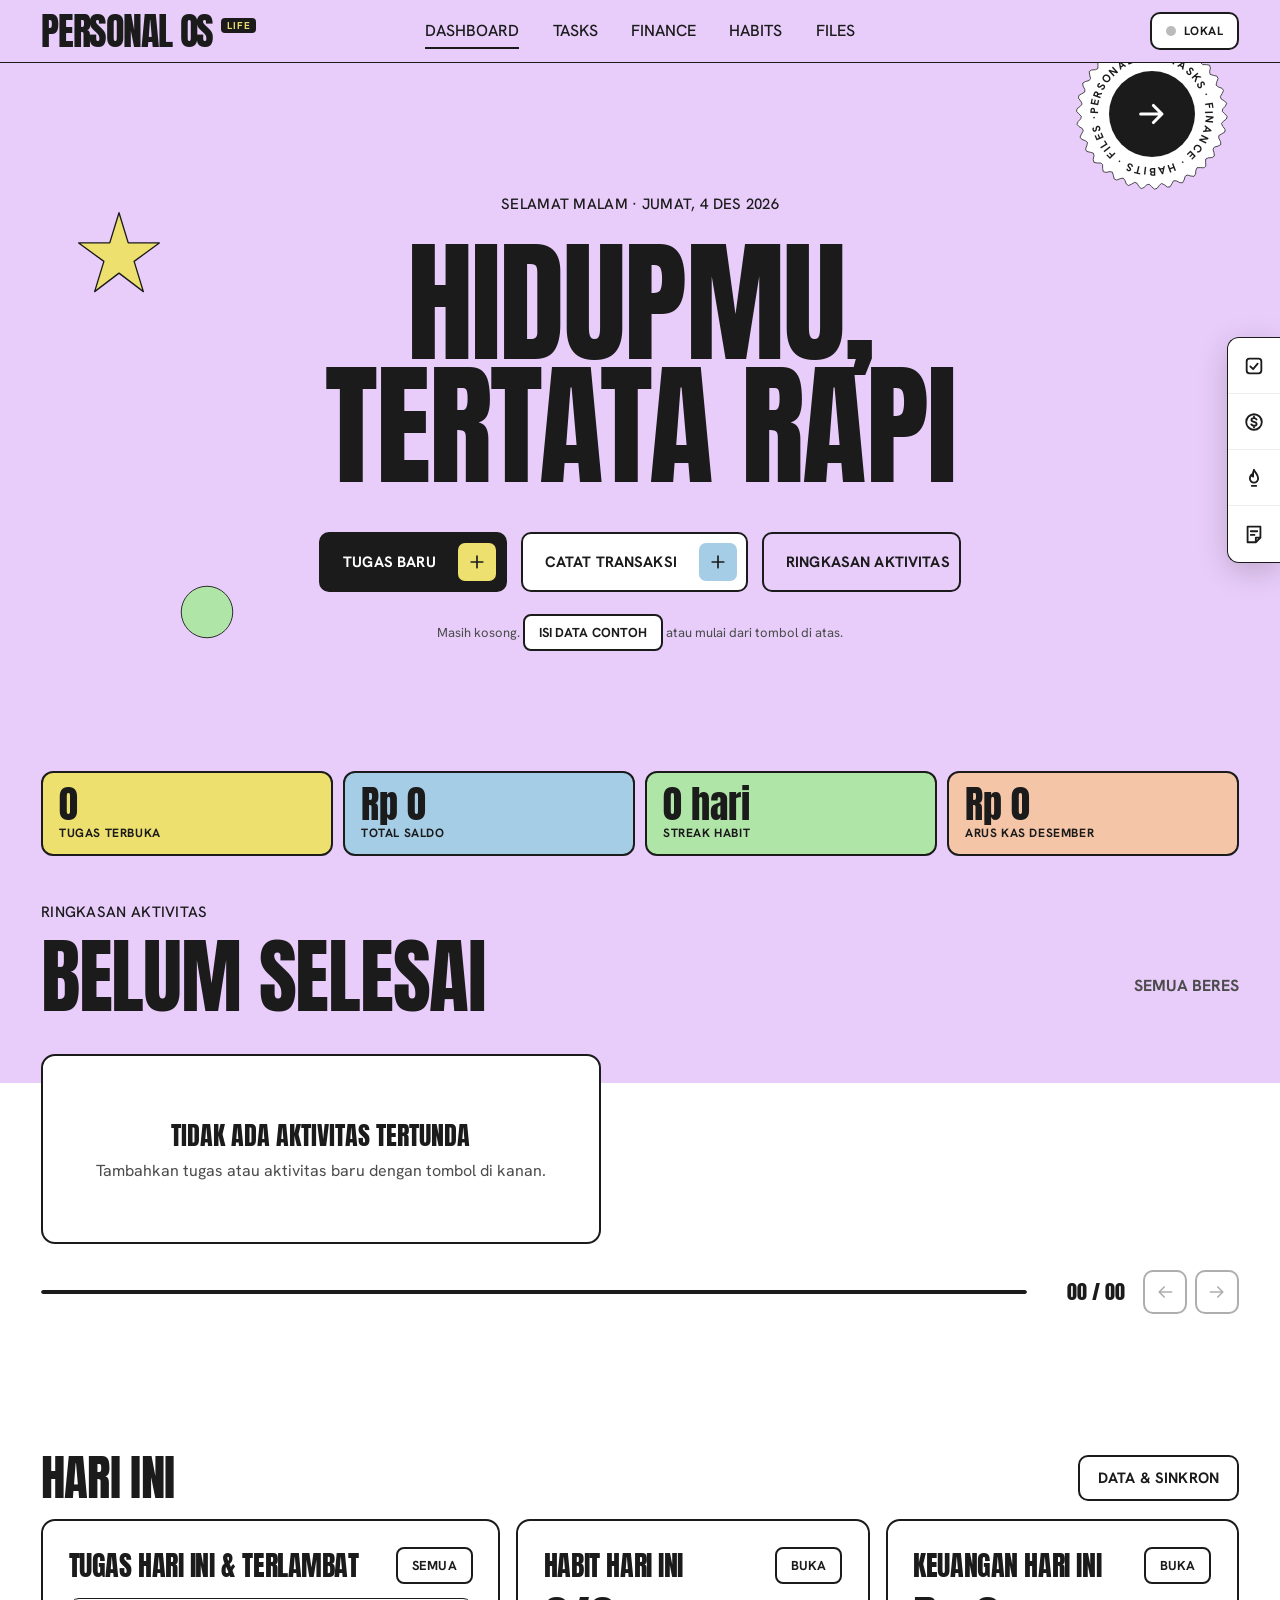
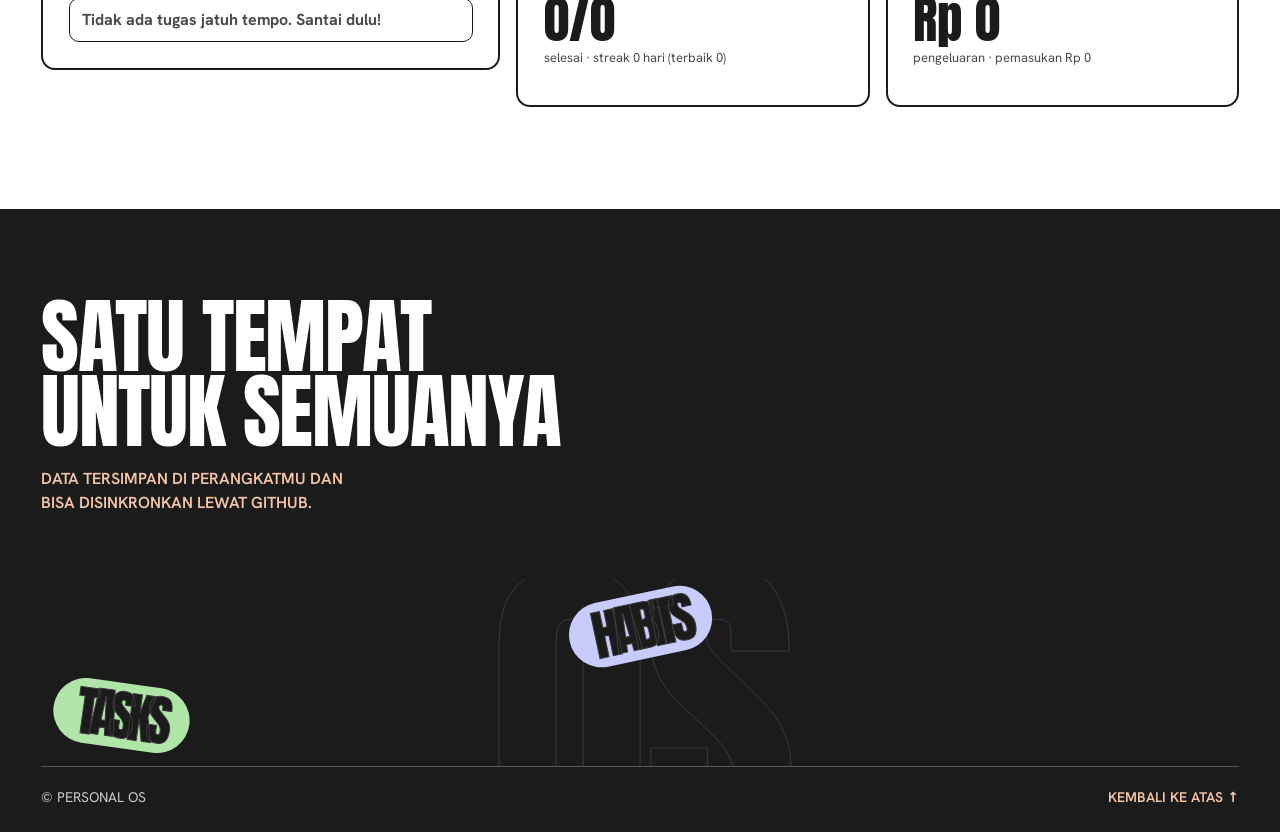
<file: index.html>
<!doctype html>
<html lang="id">
<head>
<meta charset="utf-8">
<meta name="viewport" content="width=device-width, initial-scale=1">
<title>Personal OS — Hidupmu, tertata</title>
<meta name="description" content="Dashboard pribadi: tugas, keuangan, habit, dan catatan dalam satu tempat.">
<link rel="stylesheet" href="assets/css/style.css">
</head>
<body class="pg-dash" data-root="" data-key="dash">
<main id="main">
  <section class="hero">
    <svg class="star" style="left:6%;top:18%;width:84px;--rot:20deg" viewBox="0 0 100 100" aria-hidden="true"><polygon points="50,2 61,38 98,38 68,60 79,96 50,74 21,96 32,60 2,38 39,38" fill="#EDE06E" stroke="#1B1B1B" stroke-width="1.6" stroke-linejoin="round"/></svg>
    <svg class="star" style="left:14%;bottom:30%;width:56px;--rot:-18deg;animation-delay:-2s" viewBox="0 0 100 100" aria-hidden="true"><circle cx="50" cy="50" r="46" fill="#B0E5A8" stroke="#1B1B1B" stroke-width="1.6"/></svg>
    <a class="badge-spin" href="pages/tasks.html" aria-label="Lihat tugas">
      <script>document.write('')</script>
      <span class="core" aria-hidden="true"><svg width="34" height="34" viewBox="0 0 24 24" fill="none" stroke="currentColor" stroke-width="2.2" stroke-linecap="round" stroke-linejoin="round"><path d="M4 12h15M13 6l6 6-6 6"/></svg></span>
    </a>
    <div class="hero-inner">
      <p class="eyebrow" id="heroEyebrow">Personal OS</p>
      <h1 class="display h-xl">Hidupmu,<br>tertata rapi</h1>
      <div class="hero-actions">
        <button class="btn" data-add="task">Tugas baru <span class="chip"><svg width="20" height="20" viewBox="0 0 24 24" fill="none" stroke="currentColor" stroke-width="2" stroke-linecap="round"><path d="M12 5v14M5 12h14"/></svg></span></button>
        <button class="btn light" data-add="tx">Catat transaksi <span class="chip"><svg width="20" height="20" viewBox="0 0 24 24" fill="none" stroke="currentColor" stroke-width="2" stroke-linecap="round"><path d="M12 5v14M5 12h14"/></svg></span></button>
        <a class="btn ghost" href="#ringkasan">Ringkasan aktivitas</a>
      </div>
      <p class="hint" id="emptyHint" hidden style="margin-top:22px">Masih kosong. <button class="btn sm plain light" id="demoBtn" type="button">Isi data contoh</button> atau mulai dari tombol di atas.</p>
    </div>
    <div class="hero-tiles" id="heroTiles"></div>
  </section>

  <section class="showcase" id="ringkasan" aria-label="Ringkasan aktivitas">
    <div class="showcase-head">
      <div>
        <p class="eyebrow">Ringkasan aktivitas</p>
        <h2 class="display h-lg">Belum selesai</h2>
      </div>
      <p class="muted" id="dsCount" style="font-weight:700;text-transform:uppercase"></p>
    </div>
    <div class="ds" id="ds">
      <div class="ds-viewport" tabindex="0" aria-label="Daftar aktivitas, geser atau gunakan tombol panah"><div class="ds-track"></div></div>
      <div class="ds-ui">
        <div class="ds-progress"><i></i></div>
        <span class="ds-hint">Geser →</span>
        <span class="ds-count">00 / 00</span>
        <div class="ds-nav"><button type="button" data-prev aria-label="Sebelumnya"><svg width="20" height="20" viewBox="0 0 24 24" fill="none" stroke="currentColor" stroke-width="2" stroke-linecap="round" stroke-linejoin="round"><path d="M20 12H5M11 6l-6 6 6 6"/></svg></button><button type="button" data-next aria-label="Berikutnya"><svg width="20" height="20" viewBox="0 0 24 24" fill="none" stroke="currentColor" stroke-width="2" stroke-linecap="round" stroke-linejoin="round"><path d="M4 12h15M13 6l6 6-6 6"/></svg></button></div>
      </div>
    </div>
  </section>

  <section class="wrap" aria-label="Hari ini">
    <div class="row between" style="margin-bottom:18px"><h2 class="display h-md">Hari ini</h2><button class="btn plain light" id="dataBtn" type="button">Data &amp; sinkron</button></div>
    <div class="today-grid" id="today"></div>
  </section>
</main>

<footer class="foot">
  <h2 class="display h-lg">Satu tempat untuk semuanya</h2>
  <p class="sub">Data tersimpan di perangkatmu dan bisa disinkronkan lewat GitHub.</p>
  <div class="watermark" aria-hidden="true">OS<span class="pill a">Tasks</span><span class="pill b">Habits</span></div>
  <div class="bar"><span>© Personal OS</span><a href="#main">Kembali ke atas ↑</a></div>
</footer>
<div class="drag-cursor" aria-hidden="true"><span>DRAG</span></div>

<script src="assets/js/database.js"></script>
<script src="assets/js/main.js"></script>
<script>
/* badge berputar: teks melingkar */
(function(){var a=document.querySelector('.badge-spin');var s=document.createElement('div');s.innerHTML=App.U.badge('PERSONAL OS · TASKS · FINANCE · HABITS · FILES · ','bdg','#fff','#1B1B1B');a.insertBefore(s.firstChild,a.firstChild);var d=a.querySelector('script');if(d)d.remove();})();
</script>
<script src="assets/js/dashboard.js"></script>
</body>
</html>
</file>
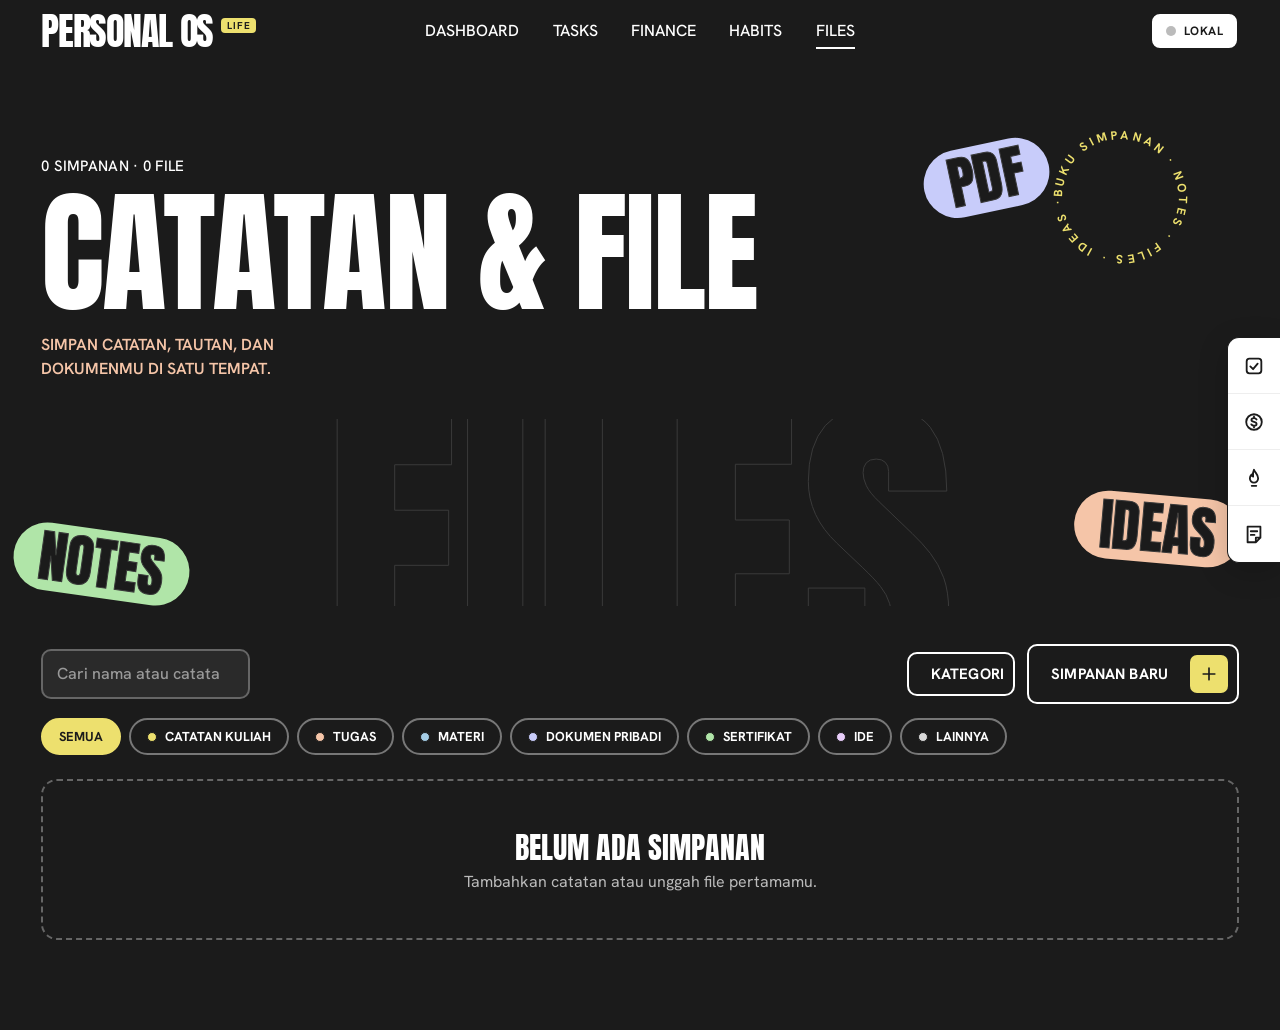
<file: pages/files.html>
<!doctype html>
<html lang="id">
<head>
<meta charset="utf-8">
<meta name="viewport" content="width=device-width, initial-scale=1">
<title>Files — Personal OS</title>
<link rel="stylesheet" href="../assets/css/style.css">
</head>
<body class="pg-files" data-root="../" data-key="files">
<main>
  <section class="fl-hero">
    <div class="spin" id="flSpin" aria-hidden="true"></div>
    <p class="eyebrow" style="color:#fff" id="flEyebrow">Buku simpanan</p>
    <h1 class="display h-xl">Catatan &amp; file</h1>
    <p class="sub">Simpan catatan, tautan, dan dokumenmu di satu tempat.</p>
    <div class="watermark" aria-hidden="true">FILES<span class="pill a">Notes</span><span class="pill b">PDF</span><span class="pill c">Ideas</span></div>
  </section>
  <section class="fl-tools">
    <div class="row between"><div class="row"><input id="flq" type="search" placeholder="Cari nama atau catatan…" aria-label="Cari"></div><div class="row"><button class="btn ghost" id="flCat" type="button">Kategori</button><button class="btn" id="flAdd" type="button">Simpanan baru <span class="chip" id="flPlus"></span></button></div></div>
    <div class="chips" id="flChips"></div>
  </section>
  <section class="fl-grid" id="flGrid"></section>
</main>
<script src="../assets/js/database.js"></script>
<script src="../assets/js/main.js"></script>
<script>
(function () {
  var A = App, DB = window.DB, U = A.U, $ = A.$, esc = A.esc, F = A.F, init = false, cat = '', q = '', urls = [];
  var TILT = [-1.2, .8, -.6, 1.1, -.9, .5];
  function note(n, i) {
    var f = n.file, c = U.catColor(n.categoryId);
    return '<article class="note" data-id="' + n.id + '" style="--cc:' + c + ';transform:rotate(' + TILT[i % 6] + 'deg)">' +
      '<div class="row between" style="flex-wrap:nowrap"><span class="sticker" style="--bg:#fff">' + esc(U.catName(n.categoryId)) + '</span><div class="acts"><button class="iconbtn" data-a="edit" aria-label="Ubah">' + A.ico('edit', 16) + '</button><button class="iconbtn danger" data-a="del" aria-label="Hapus">' + A.ico('trash', 16) + '</button></div></div>' +
      '<h3>' + esc(n.name) + '</h3>' + (f && /^image\//.test(f.type || '') ? '<div class="thumb" data-thumb="' + esc(f.id) + '"></div>' : '') +
      (n.description ? '<div class="body">' + esc(n.description.length > 260 ? n.description.slice(0, 260) + '…' : n.description) + '</div>' : '') +
      '<div class="foot2"><span>' + esc(U.short(n.uploaded_at || n.created_at)) + '</span>' + (f ? '<button class="btn sm plain light fchip" data-a="dl" type="button" title="Unduh">' + A.ico('file', 14) + ' ' + esc(U.ext(f.name)) + ' · ' + U.size(f.size) + ' ' + A.ico('dl', 14) + '</button>' : '<span>Catatan</span>') + '</div></article>';
  }
  function thumbs() {
    urls.forEach(URL.revokeObjectURL); urls = [];
    A.$$('[data-thumb]').forEach(function (el) {
      var n = DB.find('notes', el.closest('.note').dataset.id); if (!n || !n.file) return;
      DB.files.fetchBlob(n.file).then(function (b) { if (b) { var u = URL.createObjectURL(b); urls.push(u); el.style.backgroundImage = 'url("' + u + '")'; } }).catch(function () { });
    });
  }
  function render() {
    A.$('#flPlus').innerHTML = A.ico('plus', 20);
    var all = DB.list('notes'), files = all.filter(function (n) { return n.file; }).length;
    $('#flEyebrow').textContent = all.length + ' simpanan · ' + files + ' file';
    $('#flSpin').innerHTML = U.badge('BUKU SIMPANAN · NOTES · FILES · IDEAS · ', 'bdgF', 'none', 'none', 'currentColor');
    $('#flChips').innerHTML = [['', 'Semua']].concat(U.cats('note').map(function (c) { return [c.id, c.name]; })).map(function (c) { return '<button type="button" data-c="' + esc(c[0]) + '" class="' + (cat === c[0] ? 'on' : '') + '">' + (c[0] ? '<i style="background:' + U.catColor(c[0]) + '"></i>' : '') + esc(c[1]) + '</button>'; }).join('');
    var list = all.filter(function (n) { return (!cat || n.categoryId === cat) && (!q || (n.name + ' ' + (n.description || '') + ' ' + (n.file ? n.file.name : '')).toLowerCase().indexOf(q.toLowerCase()) >= 0); }).sort(function (a, b) { return (b.uploaded_at || b.created_at) < (a.uploaded_at || a.created_at) ? -1 : 1; });
    $('#flGrid').innerHTML = list.length ? list.map(note).join('') : '<div class="fl-empty"><b>' + (all.length ? 'Tidak ditemukan' : 'Belum ada simpanan') + '</b>' + (all.length ? 'Coba kata kunci atau kategori lain.' : 'Tambahkan catatan atau unggah file pertamamu.') + '</div>';
    thumbs();
  }
  A.start(function () {
    if (!init) {
      init = true; $('#flAdd').onclick = function () { F.note(); }; $('#flCat').onclick = function () { F.categories('note', 'Kategori simpanan'); };
      $('#flq').oninput = function () { q = this.value; render(); };
      document.addEventListener('click', function (e) {
        var c = e.target.closest('#flChips [data-c]'); if (c) { cat = c.dataset.c; render(); return; }
        var b = e.target.closest('.note [data-a]'); if (!b) return; var id = b.closest('.note').dataset.id, n = DB.find('notes', id);
        if (b.dataset.a === 'edit') F.note(n);
        else if (b.dataset.a === 'del') A.UI.confirm('Hapus "' + n.name + '"' + (n.file ? ' beserta filenya' : '') + '?').then(function (y) { if (y) DB.remove('notes', id); });
        else if (b.dataset.a === 'dl') DB.files.fetchBlob(n.file).then(function (bl) { if (bl) U.download(n.file.name, bl); else A.UI.toast('File belum tersedia di perangkat ini. Aktifkan sinkronisasi GitHub.', 'err'); }, function (er) { A.UI.toast(er.message || 'Gagal mengunduh', 'err'); });
      });
    }
    render();
  });
})();
</script>
</body>
</html>
</file>
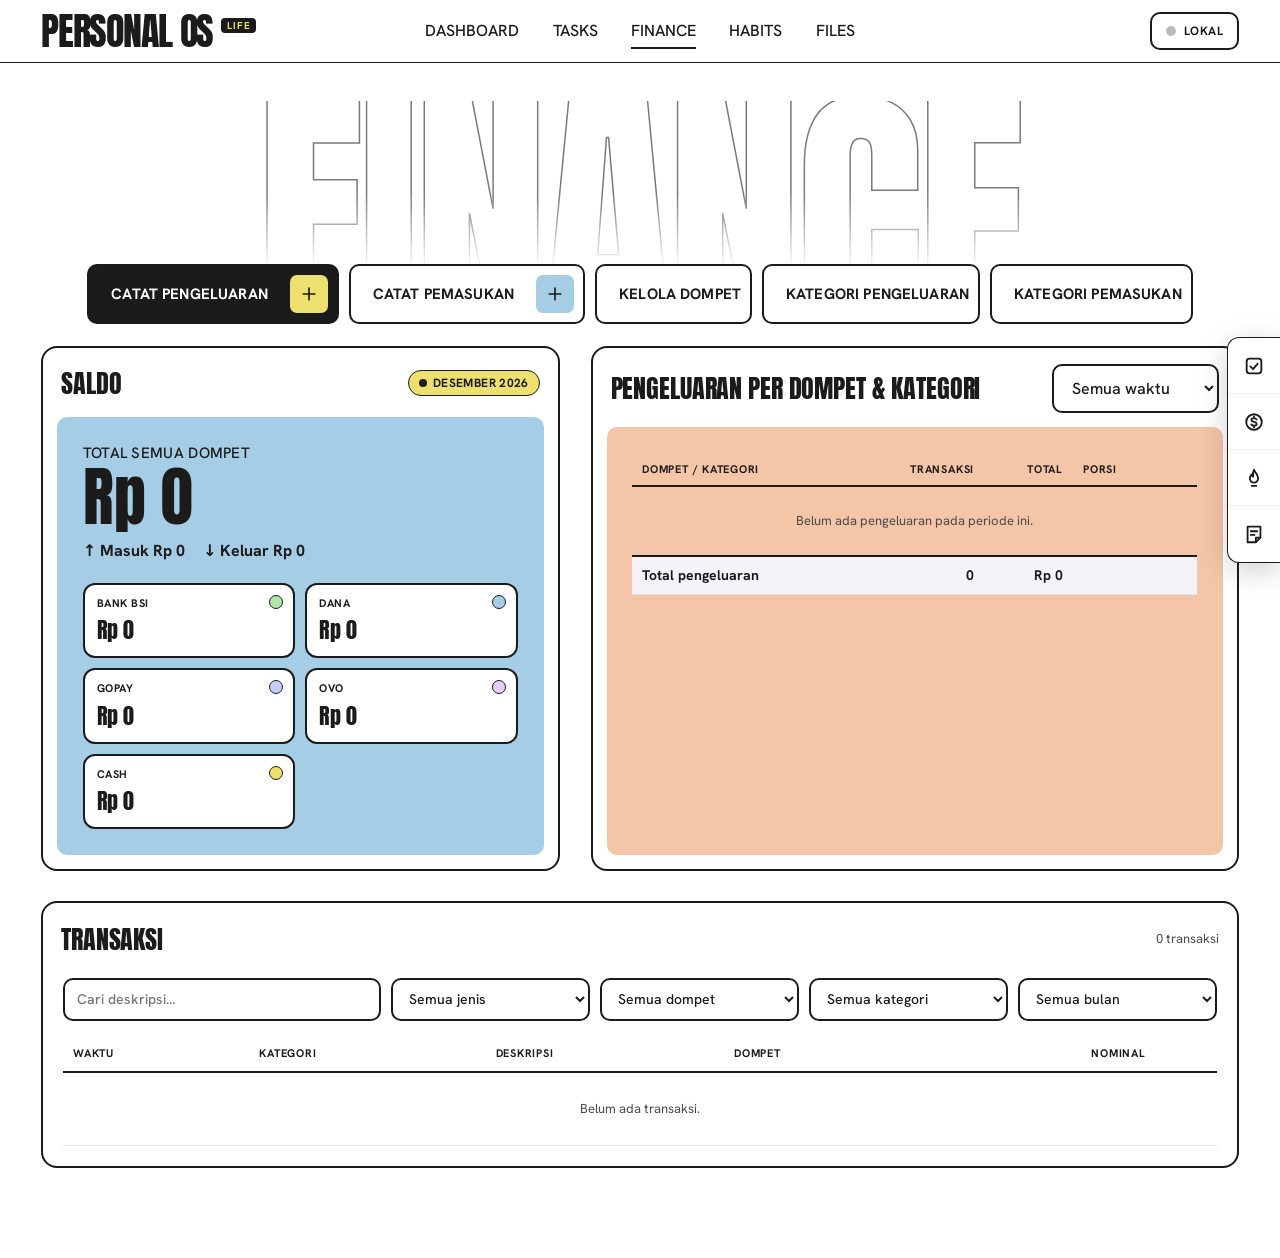
<file: pages/finance.html>
<!doctype html>
<html lang="id">
<head>
<meta charset="utf-8">
<meta name="viewport" content="width=device-width, initial-scale=1">
<title>Finance — Personal OS</title>
<link rel="stylesheet" href="../assets/css/style.css">
</head>
<body class="pg-fin" data-root="../" data-key="fin">
<main>
  <section class="fin-top"><div class="outline-word" aria-hidden="true">FINANCE</div></section>
  <div class="fin-actions">
    <button class="btn" data-q="expense" type="button">Catat pengeluaran <span class="chip" data-i="plus"></span></button>
    <button class="btn light" data-q="income" type="button">Catat pemasukan <span class="chip" data-i="plus"></span></button>
    <button class="btn ghost" id="mWallet" type="button">Kelola dompet</button>
    <button class="btn ghost" id="mCatX" type="button">Kategori pengeluaran</button>
    <button class="btn ghost" id="mCatI" type="button">Kategori pemasukan</button>
  </div>

  <section class="fin-two">
    <div class="frame"><div class="frame-head"><h3>Saldo</h3><span class="chipx wait" id="balMonth"><i></i></span></div>
      <div class="inner" style="background:var(--blu)">
        <div class="eyebrow">Total semua dompet</div><div class="bal-n" id="balTotal">Rp 0</div>
        <div class="bal-sub"><span id="balIn"></span><span id="balOut"></span></div>
        <div class="wallets" id="wallets"></div>
      </div></div>
    <div class="frame"><div class="frame-head"><h3>Pengeluaran per dompet &amp; kategori</h3><select id="vtMonth" aria-label="Periode" style="width:auto"></select></div>
      <div class="inner" style="background:var(--pch);overflow-x:auto"><table class="vt" id="vt"></table></div></div>
  </section>

  <section class="fin-tx">
    <div class="frame"><div class="frame-head"><h3>Transaksi</h3><span class="hint" id="txCount"></span></div>
      <div class="inner" style="background:#fff;border:0;padding:6px">
        <div class="tx-tools"><input id="fq" type="search" placeholder="Cari deskripsi…" aria-label="Cari"><select id="ft" aria-label="Jenis"></select><select id="fw" aria-label="Dompet"></select><select id="fc" aria-label="Kategori"></select><select id="fm" aria-label="Bulan"></select></div>
        <div class="txt-scroll"><table class="txt" id="txt"></table></div>
      </div></div>
  </section>
</main>
<script src="../assets/js/database.js"></script>
<script src="../assets/js/main.js"></script>
<script>
(function () {
  var A = App, DB = window.DB, U = A.U, $ = A.$, esc = A.esc, F = A.F, init = false;
  var st = { q: '', t: '', w: '', c: '', m: '' }, vtm = '';
  function months() { var s = {}; s[U.month(U.today())] = 1; DB.list('transactions').forEach(function (x) { s[U.month(x.datetime)] = 1; }); return Object.keys(s).sort().reverse(); }
  function fill(sel, opts, val) { var e = $(sel); e.innerHTML = opts.map(function (o) { return '<option value="' + esc(o[0]) + '"' + (String(o[0]) === String(val) ? ' selected' : '') + '>' + esc(o[1]) + '</option>'; }).join(''); }
  function vt() {
    var tx = DB.list('transactions').filter(function (x) { return x.type === 'expense' && (!vtm || U.month(x.datetime) === vtm); }), total = tx.reduce(function (a, x) { return a + x.amount; }, 0), h = '<thead><tr><th>Dompet / kategori</th><th class="num">Transaksi</th><th class="num">Total</th><th style="width:22%">Porsi</th></tr></thead><tbody>';
    DB.list('wallets').forEach(function (w) {
      var mine = tx.filter(function (x) { return x.walletId === w.id; }); if (!mine.length) return;
      var wt = mine.reduce(function (a, x) { return a + x.amount; }, 0), by = {};
      mine.forEach(function (x) { var k = x.categoryId || ''; (by[k] = by[k] || { n: 0, s: 0 }); by[k].n++; by[k].s += x.amount; });
      h += '<tr class="wh" style="--wc:' + w.color + '"><td>' + esc(w.name) + '</td><td class="num">' + mine.length + '</td><td class="num">' + U.rp(wt) + '</td><td class="num">' + Math.round(wt / total * 100) + '%</td></tr>';
      Object.keys(by).sort(function (a, b) { return by[b].s - by[a].s; }).forEach(function (k) { h += '<tr><td class="cat"><span class="cat-dot" style="--cc:' + U.catColor(k) + '"><i></i>' + esc(U.catName(k)) + '</span></td><td class="num">' + by[k].n + '</td><td class="num">' + U.rp(by[k].s) + '</td><td><div class="mb"><i style="width:' + Math.round(by[k].s / wt * 100) + '%"></i></div></td></tr>'; });
    });
    if (!tx.length) h += '<tr><td colspan="4" class="hint" style="padding:24px;text-align:center">Belum ada pengeluaran pada periode ini.</td></tr>';
    $('#vt').innerHTML = h + '</tbody><tfoot><tr><td>Total pengeluaran</td><td class="num">' + tx.length + '</td><td class="num">' + U.rp(total) + '</td><td></td></tr></tfoot>';
  }
  function render() {
    $$ = A.$$; $$('[data-i]').forEach(function (e) { e.innerHTML = A.ico(e.dataset.i, 20); });
    var ms = months(), m = U.month(U.today()), mt = DB.list('transactions').filter(function (x) { return U.month(x.datetime) === m; });
    $('#balTotal').textContent = U.rp(A.S.totalBalance()); $('#balMonth').innerHTML = '<i></i>' + U.monthLabel(m);
    $('#balIn').textContent = '↑ Masuk ' + U.rp(mt.filter(function (x) { return x.type === 'income'; }).reduce(function (a, x) { return a + x.amount; }, 0)); $('#balOut').textContent = '↓ Keluar ' + U.rp(mt.filter(function (x) { return x.type === 'expense'; }).reduce(function (a, x) { return a + x.amount; }, 0));
    $('#wallets').innerHTML = DB.list('wallets').map(function (w) { return '<div class="wallet" style="--wc:' + w.color + '"><small>' + esc(w.name) + '</small><b>' + U.rp(A.S.walletBalance(w)) + '</b></div>'; }).join('');
    if (vtm && ms.indexOf(vtm) < 0) vtm = ''; fill('#vtMonth', [['', 'Semua waktu']].concat(ms.map(function (x) { return [x, U.monthLabel(x)]; })), vtm); vt();
    fill('#ft', [['', 'Semua jenis'], ['expense', 'Pengeluaran'], ['income', 'Pemasukan']], st.t); fill('#fw', [['', 'Semua dompet']].concat(DB.list('wallets').map(function (w) { return [w.id, w.name]; })), st.w);
    fill('#fc', [['', 'Semua kategori']].concat(DB.list('categories').filter(function (c) { return c.scope === 'expense' || c.scope === 'income'; }).map(function (c) { return [c.id, c.name + (c.scope === 'income' ? ' (masuk)' : '')]; })), st.c); fill('#fm', [['', 'Semua bulan']].concat(ms.map(function (x) { return [x, U.monthLabel(x)]; })), st.m);
    var list = DB.list('transactions').filter(function (x) { return (!st.t || x.type === st.t) && (!st.w || x.walletId === st.w) && (!st.c || x.categoryId === st.c) && (!st.m || U.month(x.datetime) === st.m) && (!st.q || (x.description || '').toLowerCase().indexOf(st.q.toLowerCase()) >= 0); }).sort(function (a, b) { return a.datetime < b.datetime ? 1 : -1; });
    $('#txCount').textContent = list.length + ' transaksi';
    $('#txt').innerHTML = '<thead><tr><th>Waktu</th><th>Kategori</th><th>Deskripsi</th><th>Dompet</th><th style="text-align:right">Nominal</th><th></th></tr></thead><tbody>' + (list.length ? list.slice(0, 300).map(function (x) {
      var w = DB.find('wallets', x.walletId); return '<tr data-id="' + x.id + '"><td style="white-space:nowrap">' + esc(U.dtLabel(x.datetime)) + '</td><td><span class="cat-dot" style="--cc:' + U.catColor(x.categoryId) + '"><i></i>' + esc(U.catName(x.categoryId)) + '</span></td><td>' + esc(x.description || '—') + '</td><td>' + esc(w ? w.name : '—') + '</td><td style="text-align:right;white-space:nowrap" class="' + (x.type === 'income' ? 'in' : 'out') + '"><b>' + (x.type === 'income' ? '+' : '−') + U.rp(x.amount).replace('Rp ', 'Rp ') + '</b></td><td style="white-space:nowrap"><button class="iconbtn" data-a="edit" aria-label="Ubah">' + A.ico('edit', 16) + '</button> <button class="iconbtn danger" data-a="del" aria-label="Hapus">' + A.ico('trash', 16) + '</button></td></tr>'; }).join('') : '<tr><td colspan="6" class="hint" style="padding:26px;text-align:center">Belum ada transaksi.</td></tr>') + '</tbody>';
  }
  A.start(function () {
    if (!init) {
      init = true;
      A.$$('[data-q]').forEach(function (b) { b.onclick = function () { F.tx(null, { type: b.dataset.q }); }; });
      $('#mWallet').onclick = F.wallets; $('#mCatX').onclick = function () { F.categories('expense', 'Kategori pengeluaran'); }; $('#mCatI').onclick = function () { F.categories('income', 'Kategori pemasukan'); };
      $('#vtMonth').onchange = function () { vtm = this.value; vt(); };
      [['#ft', 't'], ['#fw', 'w'], ['#fc', 'c'], ['#fm', 'm']].forEach(function (p) { $(p[0]).onchange = function () { st[p[1]] = this.value; render(); }; });
      $('#fq').oninput = function () { st.q = this.value; render(); $('#fq').focus(); };
      $('#txt').addEventListener('click', function (e) { var b = e.target.closest('[data-a]'); if (!b) return; var id = b.closest('tr').dataset.id, x = DB.find('transactions', id); if (b.dataset.a === 'edit') F.tx(x); else A.UI.confirm('Hapus transaksi ini?').then(function (y) { if (y) DB.remove('transactions', id); }); });
    }
    render();
  });
})();
</script>
</body>
</html>
</file>
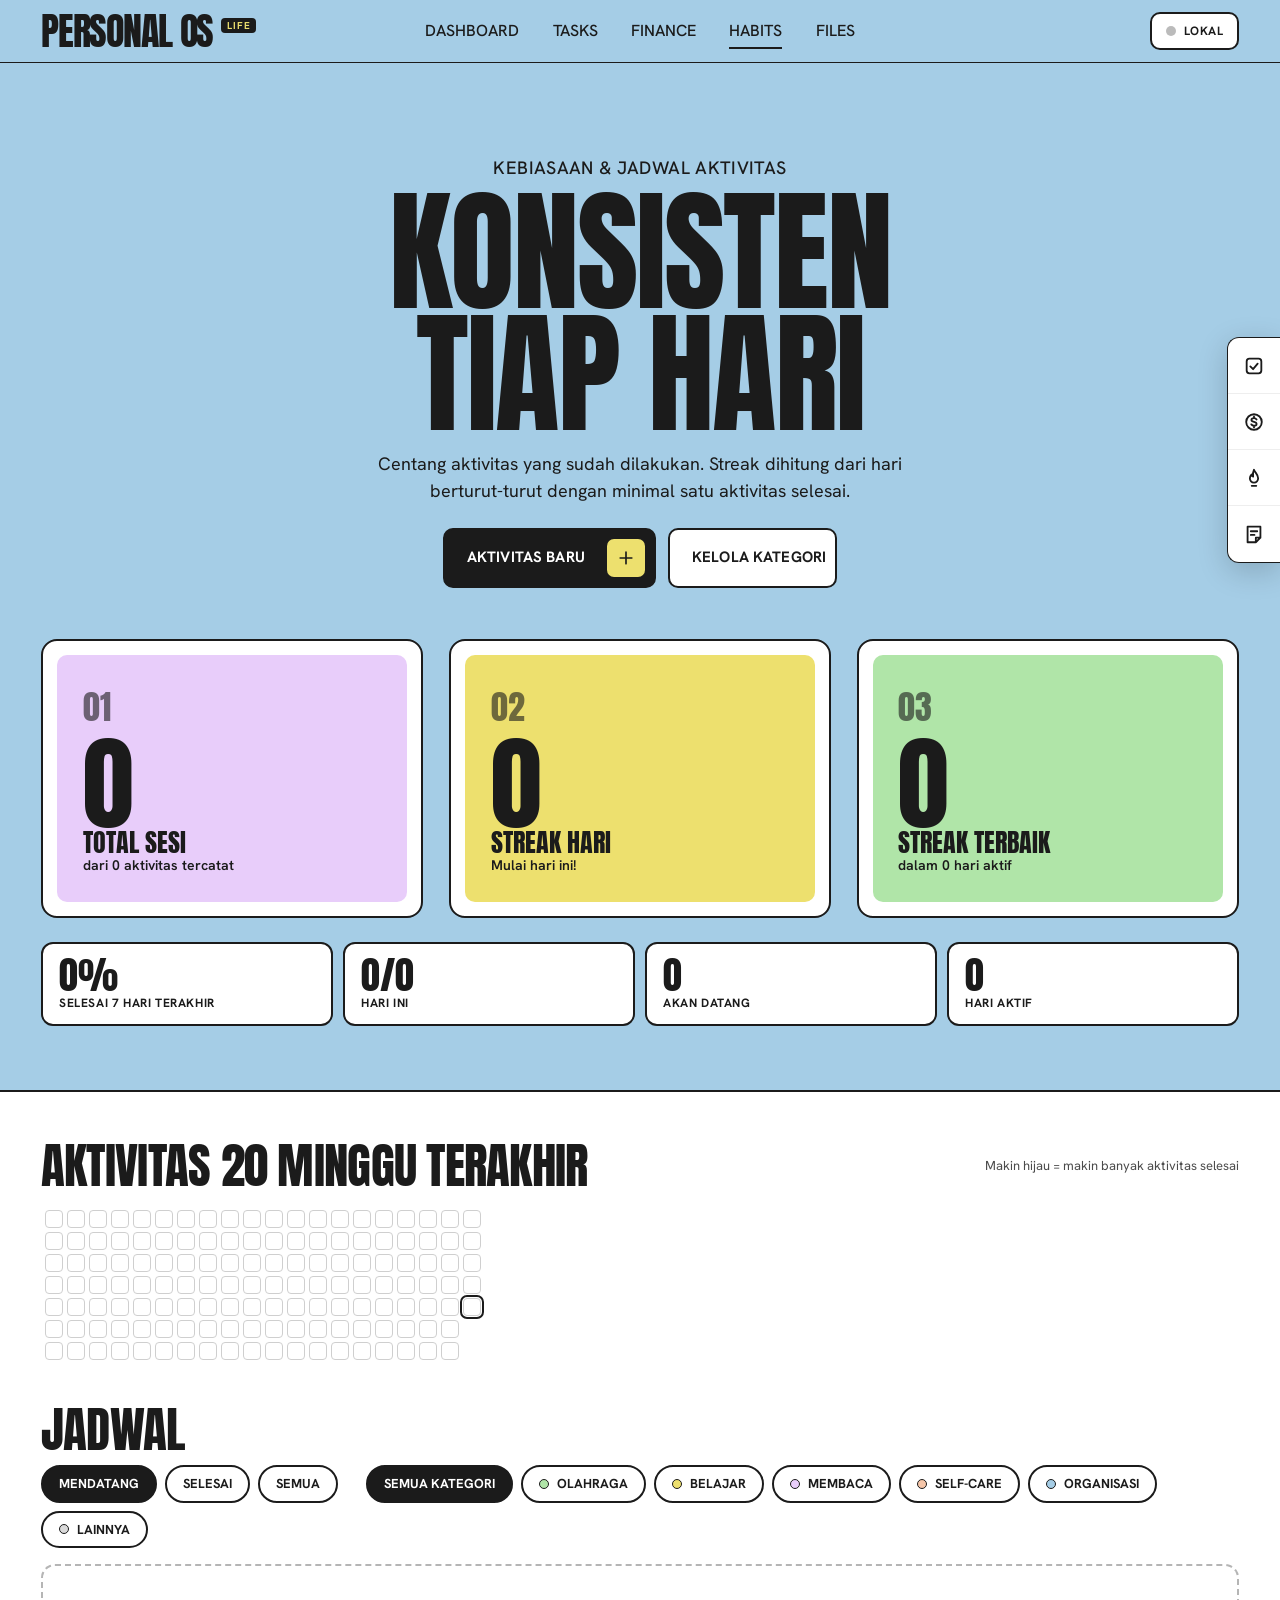
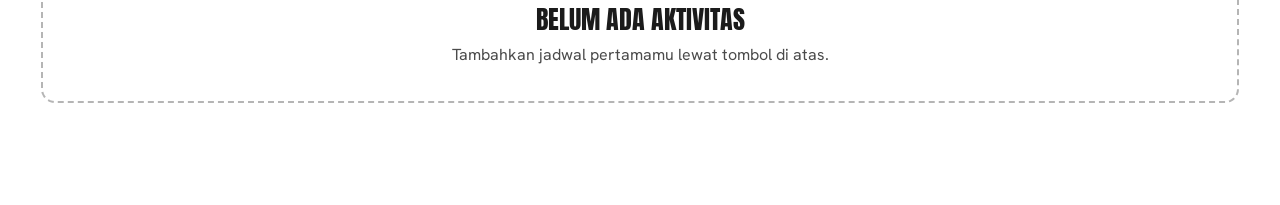
<file: pages/habits.html>
<!doctype html>
<html lang="id">
<head>
<meta charset="utf-8">
<meta name="viewport" content="width=device-width, initial-scale=1">
<title>Habits — Personal OS</title>
<link rel="stylesheet" href="../assets/css/style.css">
</head>
<body class="pg-hab" data-root="../" data-key="hab">
<main>
  <section class="hab-hero">
    <p class="eyebrow">Kebiasaan &amp; jadwal aktivitas</p>
    <h1 class="display h-xl">Konsisten<br>tiap hari</h1>
    <p>Centang aktivitas yang sudah dilakukan. Streak dihitung dari hari berturut-turut dengan minimal satu aktivitas selesai.</p>
    <div class="hero-actions" style="display:flex;gap:12px;justify-content:center;margin-top:24px;flex-wrap:wrap"><button class="btn" id="hAdd" type="button">Aktivitas baru <span class="chip" data-i="plus"></span></button><button class="btn light" id="hCat" type="button">Kelola kategori</button></div>
  </section>
  <section class="hab-three" id="hThree"></section>
  <section class="hab-mini" id="hMini"></section>

  <section class="hab-body">
    <div class="row between" style="margin-bottom:18px"><h2 class="display h-md">Aktivitas 20 minggu terakhir</h2><span class="hint" id="heatLegend">Makin hijau = makin banyak aktivitas selesai</span></div>
    <div class="heat" id="heat" role="img" aria-label="Peta aktivitas harian"></div>
    <div class="row between" style="margin:44px 0 16px"><h2 class="display h-md">Jadwal</h2><div class="chips" id="hChips"></div></div>
    <div id="hList"></div>
  </section>
</main>
<script src="../assets/js/database.js"></script>
<script src="../assets/js/main.js"></script>
<script>
(function () {
  var A = App, DB = window.DB, U = A.U, $ = A.$, esc = A.esc, F = A.F, init = false, cat = '', scope = 'upcoming';
  var BG = ['var(--lav)', 'var(--yel)', 'var(--pch)'];
  function stats() {
    var hs = DB.list('habits'), t = U.today(), st = A.S.streak(), done = hs.filter(function (h) { return h.done; });
    var w0 = U.addDays(t, -6), wk = hs.filter(function (h) { return h.date >= w0 && h.date <= t; }), wkDone = wk.filter(function (h) { return h.done; });
    return { st: st, total: hs.length, done: done.length, week: wk.length ? Math.round(wkDone.length / wk.length * 100) : 0, today: hs.filter(function (h) { return h.date === t; }), up: hs.filter(function (h) { return !h.done && h.date >= t; }).length };
  }
  function item(h) {
    return '<article class="hb ' + (h.done ? 'done' : '') + '" style="--cc:' + U.catColor(h.categoryId) + '" data-id="' + h.id + '"><button class="check" type="button" data-a="tog" aria-label="' + (h.done ? 'Batalkan' : 'Tandai selesai') + '">' + A.ico('check', 16, 3) + '</button><b>' + esc(h.name) + '</b><div class="acts"><button class="iconbtn" data-a="edit" aria-label="Ubah">' + A.ico('edit', 16) + '</button><button class="iconbtn danger" data-a="del" aria-label="Hapus">' + A.ico('trash', 16) + '</button></div><div class="meta"><span class="sticker" style="--bg:' + U.catColor(h.categoryId) + '">' + esc(U.catName(h.categoryId)) + '</span>' + (h.series ? '<span class="hint">berulang</span>' : '') + '</div>' + (h.description ? '<p class="desc">' + esc(h.description) + '</p>' : '') + '</article>';
  }
  function render() {
    A.$$('[data-i]').forEach(function (e) { e.innerHTML = A.ico(e.dataset.i, 20); });
    var s = stats(), t = U.today();
    $('#hThree').innerHTML = [['01', s.done, 'Total sesi', 'dari ' + s.total + ' aktivitas tercatat', 'var(--lav)'], ['02', s.st.current, 'Streak hari', s.st.todayDone ? 'Hari ini sudah tercatat 🔥' : (s.st.current ? 'Selesaikan satu aktivitas hari ini agar tidak putus' : 'Mulai hari ini!'), 'var(--yel)'], ['03', s.st.best, 'Streak terbaik', 'dalam ' + s.st.days + ' hari aktif', 'var(--grn)']]
      .map(function (x) { return '<div class="frame hab-stat"><div class="inner" style="background:' + x[4] + '"><span class="no">' + x[0] + '</span><div><div class="val">' + x[1] + '</div><div class="lab">' + x[2] + '</div><div class="sub">' + esc(x[3]) + '</div></div></div></div>'; }).join('');
    $('#hMini').innerHTML = [['Selesai 7 hari terakhir', s.week + '%'], ['Hari ini', s.today.filter(function (h) { return h.done; }).length + '/' + s.today.length], ['Akan datang', s.up], ['Hari aktif', s.st.days]].map(function (x) { return '<div class="tile"><div class="n">' + x[1] + '</div><div class="l">' + x[0] + '</div></div>'; }).join('');
    /* heatmap: 20 minggu, kolom = minggu (Sen–Min) */
    var days = A.S.habitDays(), end = new Date(U.parse(t)), dow = (end.getDay() + 6) % 7, cells = '', start = U.addDays(t, -(19 * 7 + dow));
    for (var i = 0; i < 20 * 7; i++) { var d = U.addDays(start, i); if (d > t) break; var n = days[d] || 0; cells += '<i data-l="' + (n ? Math.min(3, n) : 0) + '" class="' + (d === t ? 'today' : '') + '" title="' + esc(U.long(d)) + ' — ' + n + ' selesai"></i>'; }
    $('#heat').innerHTML = cells;
    $('#hChips').innerHTML = [['upcoming', 'Mendatang'], ['done', 'Selesai'], ['all', 'Semua']].map(function (x) { return '<button type="button" data-s="' + x[0] + '" class="' + (scope === x[0] ? 'on' : '') + '">' + x[1] + '</button>'; }).join('') + '<span style="width:12px"></span>' + [['', 'Semua kategori']].concat(U.cats('habit').map(function (c) { return [c.id, c.name]; })).map(function (c) { return '<button type="button" data-c="' + esc(c[0]) + '" class="' + (cat === c[0] ? 'on' : '') + '">' + (c[0] ? '<i style="background:' + U.catColor(c[0]) + '"></i>' : '') + esc(c[1]) + '</button>'; }).join('');
    var list = DB.list('habits').filter(function (h) { return (!cat || h.categoryId === cat) && (scope === 'all' || (scope === 'done' ? h.done : !h.done)); });
    var by = {}; list.forEach(function (h) { (by[h.date] = by[h.date] || []).push(h); });
    var keys = Object.keys(by).sort(); if (scope !== 'upcoming') keys.reverse();
    $('#hList').innerHTML = keys.length ? keys.map(function (k) { var late = k < t && by[k].some(function (h) { return !h.done; }); return '<div class="hb-day"><h4>' + U.dayName(k) + '<small>' + U.dmy(k) + ' · ' + esc(U.rel(k)) + (late ? ' ⚠' : '') + '</small></h4><div class="hb-items">' + by[k].map(item).join('') + '</div></div>'; }).join('') : '<div class="empty"><b>Belum ada aktivitas</b>Tambahkan jadwal pertamamu lewat tombol di atas.</div>';
  }
  A.start(function () {
    if (!init) {
      init = true; $('#hAdd').onclick = function () { F.habit(); }; $('#hCat').onclick = function () { F.categories('habit', 'Kategori aktivitas'); };
      document.addEventListener('click', function (e) {
        var c = e.target.closest('#hChips [data-c]'), s = e.target.closest('#hChips [data-s]'); if (c) { cat = c.dataset.c; render(); return; } if (s) { scope = s.dataset.s; render(); return; }
        var b = e.target.closest('.hb [data-a]'); if (!b) return; var id = b.closest('.hb').dataset.id, h = DB.find('habits', id);
        if (b.dataset.a === 'tog') DB.update('habits', id, { done: !h.done, done_at: h.done ? null : DB.localDT(new Date()) });
        else if (b.dataset.a === 'edit') F.habit(h); else A.UI.confirm('Hapus aktivitas ini?').then(function (y) { if (y) DB.remove('habits', id); });
      });
    }
    render();
  });
})();
</script>
</body>
</html>
</file>
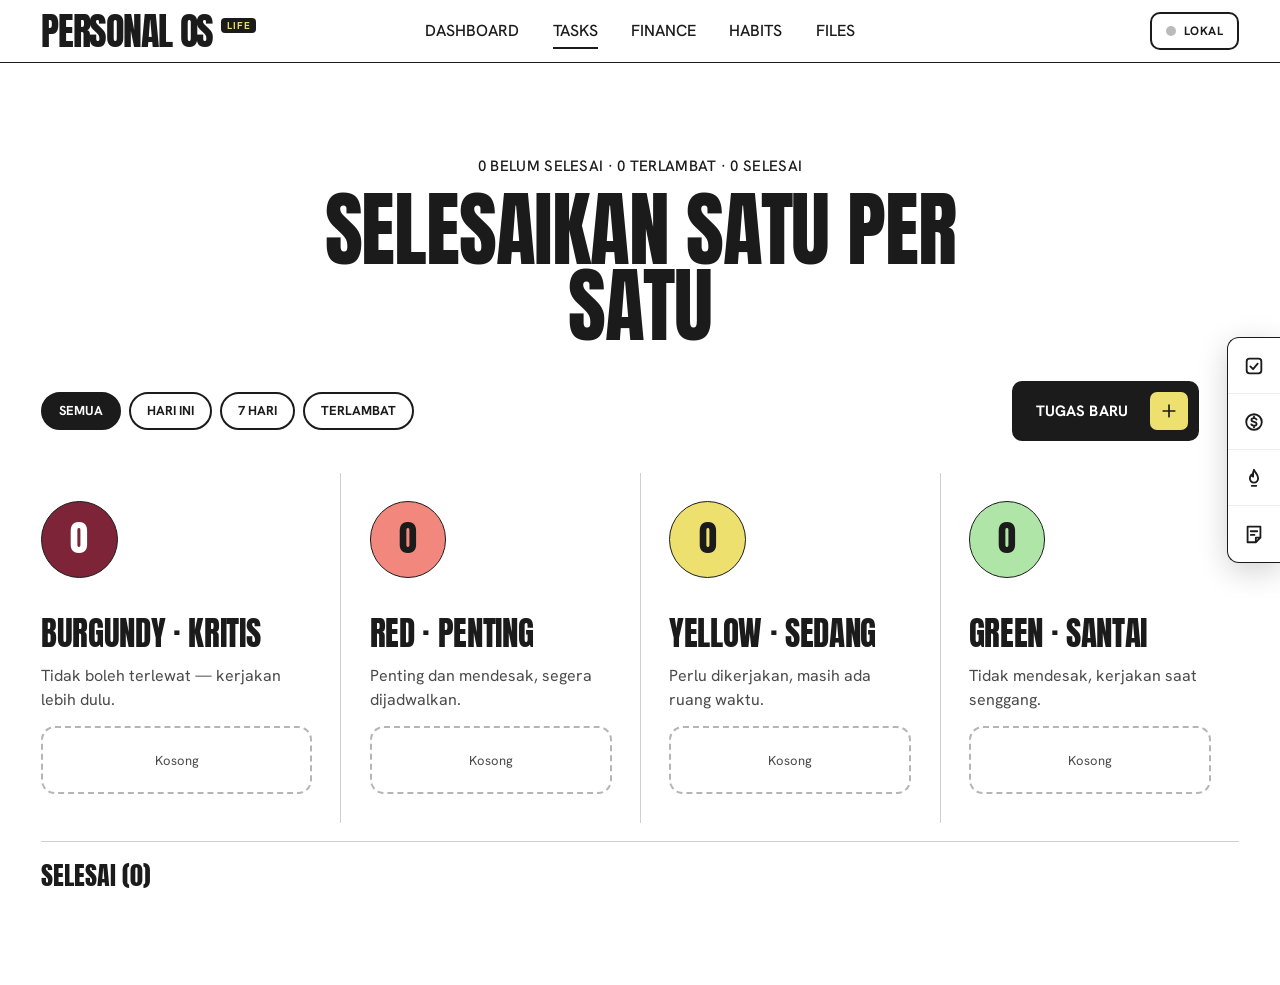
<file: pages/tasks.html>
<!doctype html>
<html lang="id">
<head>
<meta charset="utf-8">
<meta name="viewport" content="width=device-width, initial-scale=1">
<title>Tasks — Personal OS</title>
<link rel="stylesheet" href="../assets/css/style.css">
</head>
<body class="pg-tasks" data-root="../" data-key="tasks">
<main>
  <section class="tk-hero">
    <p class="eyebrow" id="tkEyebrow">Tugas</p>
    <h1 class="display h-lg">Selesaikan satu per satu</h1>
  </section>
  <div class="tk-bar">
    <div class="chips" id="tkFilter" role="group" aria-label="Filter"></div>
    <button class="btn" id="tkAdd" type="button">Tugas baru <span class="chip" id="tkPlus"></span></button>
  </div>
  <section class="pri-grid" id="priGrid" aria-label="Tugas per prioritas"></section>
  <details class="tk-done" id="tkDone"><summary id="tkDoneSum">Selesai</summary><div class="list" id="tkDoneList"></div></details>
</main>
<script src="../assets/js/database.js"></script>
<script src="../assets/js/main.js"></script>
<script>
(function () {
  var A = App, DB = window.DB, U = A.U, $ = A.$, esc = A.esc, PRI = A.PRI, F = A.F, filter = 'all';
  var PC = { green: '#B0E5A8', yellow: '#EDE06E', red: '#F2887D', burgundy: '#7D2438' };
  function item(t) {
    var late = !t.done && t.date < U.today(), c = PC[t.priority] || PC.yellow;
    return '<article class="tk ' + (t.done ? 'done' : '') + '" style="--pc:' + c + '" data-id="' + t.id + '">' +
      '<button class="check" type="button" data-a="tog" aria-label="' + (t.done ? 'Tandai belum selesai' : 'Tandai selesai') + '">' + (t.done ? A.ico('check', 16, 3) : '') + '</button><b>' + esc(t.name) + '</b>' +
      '<div class="acts"><button class="iconbtn" data-a="edit" aria-label="Ubah">' + A.ico('edit', 16) + '</button><button class="iconbtn danger" data-a="del" aria-label="Hapus">' + A.ico('trash', 16) + '</button></div>' +
      '<div class="when"><span class="chipx ' + (late ? 'no' : 'wait') + '"><i></i>' + esc(U.short(t.date)) + (t.time ? ' · ' + esc(t.time) : '') + '</span><span class="hint">' + esc(t.done ? 'Selesai' : U.rel(t.date)) + '</span></div>' +
      (t.description ? '<div class="desc">' + esc(t.description) + '</div>' : '') + '</article>';
  }
  function render() {
    var all = DB.list('tasks'), t = U.today(), open = all.filter(function (x) { return !x.done; }), done = all.filter(function (x) { return x.done; });
    $('#tkEyebrow').textContent = open.length + ' belum selesai · ' + open.filter(function (x) { return x.date < t; }).length + ' terlambat · ' + done.length + ' selesai';
    $('#tkPlus').innerHTML = A.ico('plus', 20);
    var fs = [['all', 'Semua'], ['today', 'Hari ini'], ['week', '7 hari'], ['late', 'Terlambat']];
    $('#tkFilter').innerHTML = fs.map(function (f) { return '<button type="button" data-f="' + f[0] + '" class="' + (filter === f[0] ? 'on' : '') + '">' + f[1] + '</button>'; }).join('');
    function ok(x) { return filter === 'all' || (filter === 'today' && x.date === t) || (filter === 'week' && x.date >= t && x.date <= U.addDays(t, 7)) || (filter === 'late' && x.date < t); }
    $('#priGrid').innerHTML = A.PRI_ORDER.map(function (k, i) {
      var list = open.filter(function (x) { return x.priority === k && ok(x); }).sort(A.S.byDeadline), p = PRI[k];
      return '<div class="pri-col pri-' + k + '"><div class="pri-ic">' + list.length + '</div><h2>' + p.label + ' · ' + p.sub + '</h2><p>' + p.desc + '</p>' +
        (list.length ? list.map(item).join('') : '<div class="empty" style="padding:20px 10px"><span class="hint">Kosong</span></div>') + '</div>';
    }).join('');
    $('#tkDoneSum').textContent = 'Selesai (' + done.length + ')';
    $('#tkDoneList').innerHTML = done.sort(function (a, b) { return (b.done_at || '') < (a.done_at || '') ? -1 : 1; }).map(item).join('') || '<div class="hint">Belum ada.</div>';
  }
  A.start(function () {
    if (!window._tkInit) {
      window._tkInit = 1;
      $('#tkAdd').onclick = function () { F.task(); };
      document.addEventListener('click', function (e) {
        var f = e.target.closest('[data-f]'); if (f) { filter = f.dataset.f; render(); return; }
        var b = e.target.closest('[data-a]'); if (!b) return; var id = b.closest('.tk').dataset.id, t = DB.find('tasks', id);
        if (b.dataset.a === 'tog') DB.update('tasks', id, { done: !t.done, done_at: t.done ? null : DB.localDT(new Date()) });
        else if (b.dataset.a === 'edit') F.task(t);
        else A.UI.confirm('Hapus tugas "' + t.name + '"?').then(function (y) { if (y) DB.remove('tasks', id); });
      });
    }
    render();
  });
})();
</script>
</body>
</html>
</file>
<file: assets/css/style.css>
/* ====================================================================
   PERSONAL OS — tema terinspirasi Conferio: blok warna datar, garis hitam 2px,
   tipografi condensed besar, stiker miring, tombol dengan chip panah.
   Tiap halaman punya warna & ciri sendiri (body.pg-*).
   ==================================================================== */
@font-face { font-family: 'Anton'; src: url('../fonts/anton-latin-400-normal.woff2') format('woff2'); font-weight: 400; font-display: swap; }
@font-face { font-family: 'Hanken Grotesk'; src: url('../fonts/hanken-grotesk-latin-400-normal.woff2') format('woff2'); font-weight: 400; font-display: swap; }
@font-face { font-family: 'Hanken Grotesk'; src: url('../fonts/hanken-grotesk-latin-500-normal.woff2') format('woff2'); font-weight: 500; font-display: swap; }
@font-face { font-family: 'Hanken Grotesk'; src: url('../fonts/hanken-grotesk-latin-600-normal.woff2') format('woff2'); font-weight: 600; font-display: swap; }
@font-face { font-family: 'Hanken Grotesk'; src: url('../fonts/hanken-grotesk-latin-700-normal.woff2') format('woff2'); font-weight: 700; font-display: swap; }
:root {
  --lav: #E8CDFA; --yel: #EDE06E; --blu: #A5CDE6; --pch: #F5C5A8; --grn: #B0E5A8; --ind: #C8CCFA;
  --ink: #1B1B1B; --ink-2: #4b4b4b; --line: #d9d9d9; --paper: #fff; --soft: #f6f3f8;
  --ok: #2f8f46; --err: #c0392b;
  --p-green: #B0E5A8; --p-yellow: #EDE06E; --p-red: #F2887D; --p-burgundy: #7D2438;
  --display: 'Anton', 'Impact', 'Arial Narrow Bold', sans-serif;
  --body: 'Hanken Grotesk', system-ui, -apple-system, 'Segoe UI', sans-serif;
  --r: 14px; --gutter: clamp(16px, 3.2vw, 48px); --ease: cubic-bezier(.2, .8, .2, 1);
  --hdr: #fff; --hdr-ink: var(--ink); --bg: #fff; --fg: var(--ink);
}
*, *::before, *::after { box-sizing: border-box; }
html { scroll-behavior: smooth; -webkit-text-size-adjust: 100%; }
body { margin: 0; font-family: var(--body); font-size: 16px; line-height: 1.5; color: var(--fg); background: var(--bg); overflow-x: hidden; min-height: 100svh; }
svg { max-width: 100%; display: inline-block; vertical-align: -0.22em; }
a { color: inherit; } button { font: inherit; color: inherit; cursor: pointer; }
:focus-visible { outline: 3px solid var(--yel); outline-offset: 3px; border-radius: 6px; box-shadow: 0 0 0 2px var(--ink); }
.sr { position: absolute; width: 1px; height: 1px; overflow: hidden; clip: rect(0 0 0 0); }
::selection { background: var(--yel); color: var(--ink); }
[hidden] { display: none !important; }

/* ---------- tipografi ---------- */
.display { font-family: var(--display); font-weight: 400; text-transform: uppercase; letter-spacing: -.015em; line-height: .92; margin: 0; }
.h-xl { font-size: clamp(54px, 10.4vw, 176px); } .h-lg { font-size: clamp(40px, 6.4vw, 104px); } .h-md { font-size: clamp(30px, 3.8vw, 58px); } .h-sm { font-size: clamp(22px, 2.2vw, 32px); }
.eyebrow { font-size: 15px; font-weight: 500; text-transform: uppercase; letter-spacing: .02em; }
.muted { color: var(--ink-2); } .center { text-align: center; } .hint { font-size: 13px; color: var(--ink-2); }

/* ---------- tombol ---------- */
.btn { display: inline-flex; align-items: center; gap: 22px; padding: 9px 9px 9px 22px; border-radius: 10px; border: 2px solid var(--ink); background: var(--ink); color: #fff; font-weight: 700; font-size: 15px;
  text-transform: uppercase; letter-spacing: .01em; text-decoration: none; transition: transform .25s var(--ease), box-shadow .25s var(--ease); white-space: nowrap; }
.btn .chip { display: grid; place-items: center; width: 38px; height: 38px; border-radius: 7px; background: var(--yel); color: var(--ink); transition: transform .3s var(--ease); }
.btn:hover { transform: translateY(-2px); box-shadow: 0 6px 0 rgba(27,27,27,.18); } .btn:hover .chip { transform: translateX(3px); } .btn:active { transform: none; box-shadow: none; }
.btn.light { background: #fff; color: var(--ink); } .btn.light .chip { background: var(--blu); } .btn.peach .chip { background: var(--pch); } .btn.green .chip { background: var(--grn); }
.btn.sm { padding: 5px 5px 5px 14px; gap: 12px; font-size: 13px; border-radius: 8px; } .btn.sm .chip { width: 28px; height: 28px; border-radius: 6px; }
.btn.plain { padding: 10px 18px; } .btn.sm.plain { padding: 7px 14px; } .btn.danger { background: var(--err); border-color: var(--err); color: #fff; }
.btn.ghost { background: transparent; color: var(--ink); } .btn[disabled] { opacity: .45; pointer-events: none; } .btn.block { width: 100%; justify-content: space-between; }
.iconbtn { width: 34px; height: 34px; border-radius: 8px; border: 1.5px solid var(--ink); background: #fff; color: var(--ink); display: inline-grid; place-items: center; transition: background .2s, transform .2s; flex: none; }
.iconbtn:hover { background: var(--yel); transform: translateY(-1px); } .iconbtn.danger:hover { background: var(--p-red); }

/* ---------- stiker & chip ---------- */
.sticker { display: inline-flex; align-items: center; gap: 6px; padding: 3px 16px; font-size: 11px; font-weight: 700; text-transform: uppercase; letter-spacing: .04em; background: var(--blu); color: var(--ink); transform: rotate(-4deg);
  border-radius: 3px; box-shadow: 0 1px 0 rgba(0,0,0,.15); clip-path: polygon(0 0, 100% 0, 97% 50%, 100% 100%, 0 100%, 3% 50%); }
.sticker.peach { background: var(--pch); transform: rotate(8deg); } .sticker.yellow { background: var(--yel); } .sticker.green { background: var(--grn); transform: rotate(5deg); } .sticker.lav { background: var(--lav); } .sticker.big { font-size: 14px; padding-block: 6px; }
.chipx { display: inline-flex; align-items: center; gap: 6px; padding: 3px 10px; border-radius: 999px; border: 1.5px solid var(--ink); font-size: 12px; font-weight: 700; text-transform: uppercase; letter-spacing: .03em; background: #fff; color: var(--ink); white-space: nowrap; }
.chipx i { width: 8px; height: 8px; border-radius: 50%; background: currentColor; display: inline-block; }
.chipx.ok { background: var(--grn); } .chipx.wait { background: var(--yel); } .chipx.no { background: var(--p-red); } .chipx.burg { background: var(--p-burgundy); color: #fff; border-color: var(--p-burgundy); }
.pri-green { --pc: var(--p-green); --pt: var(--ink); } .pri-yellow { --pc: var(--p-yellow); --pt: var(--ink); } .pri-red { --pc: var(--p-red); --pt: var(--ink); } .pri-burgundy { --pc: var(--p-burgundy); --pt: #fff; }

/* ---------- header ---------- */
.site-header { position: sticky; top: 0; z-index: 60; display: grid; grid-template-columns: 1fr auto 1fr; align-items: center; gap: 16px; padding: 12px var(--gutter); background: var(--hdr); color: var(--hdr-ink); border-bottom: 1.5px solid var(--ink); }
.logo { font-family: var(--display); font-size: clamp(30px, 3vw, 46px); letter-spacing: -.03em; line-height: .9; text-decoration: none; text-transform: uppercase; display: inline-flex; align-items: center; gap: 8px; justify-self: start; }
.logo small { font-family: var(--body); font-size: 10px; font-weight: 700; letter-spacing: .08em; background: var(--ink); color: var(--yel); padding: 3px 6px; border-radius: 4px; transform: translateY(-6px); }
.nav { display: flex; gap: clamp(16px, 2.6vw, 46px); font-size: 16px; font-weight: 500; text-transform: uppercase; }
.nav a { text-decoration: none; position: relative; padding: 6px 0; }
.nav a::after { content: ''; position: absolute; left: 0; right: 0; bottom: 0; height: 2px; background: currentColor; transform: scaleX(0); transform-origin: left; transition: transform .3s var(--ease); }
.nav a:hover::after, .nav a.active::after { transform: scaleX(1); }
.header-right { justify-self: end; display: flex; align-items: center; gap: 10px; }
.sync-pill { display: inline-flex; align-items: center; gap: 8px; padding: 8px 14px; border: 2px solid var(--ink); border-radius: 10px; background: #fff; color: var(--ink); font-weight: 700; font-size: 12px; text-transform: uppercase; letter-spacing: .04em; }
.sync-pill i { width: 10px; height: 10px; border-radius: 50%; background: #bbb; flex: none; } .sync-pill.ok i { background: #2fbf55; } .sync-pill.syncing i { background: var(--yel); animation: pulse 1s infinite; } .sync-pill.error i { background: var(--err); } .sync-pill.idle i { background: var(--blu); }
.menu-btn { display: none; width: 44px; height: 44px; border: 2px solid var(--ink); border-radius: 10px; background: #fff; color: var(--ink); place-items: center; }
@keyframes pulse { 50% { transform: scale(1.6); opacity: .4; } }
.rail { position: fixed; right: 0; top: 50%; transform: translateY(-50%); z-index: 50; background: #fff; color: var(--ink); border-radius: 12px 0 0 12px; box-shadow: 0 8px 30px rgba(0,0,0,.18); display: flex; flex-direction: column; overflow: hidden; border: 1.5px solid var(--ink); border-right: 0; }
.rail button { width: 52px; height: 56px; display: grid; place-items: center; border: 0; border-bottom: 1px solid #eee; background: transparent; transition: background .2s; } .rail button:last-child { border: 0; } .rail button:hover { background: var(--yel); }

/* ---------- komponen umum ---------- */
.wrap { padding: clamp(24px, 4vw, 56px) var(--gutter) clamp(56px, 8vw, 110px); max-width: 1560px; margin: 0 auto; }
.card { background: #fff; border: 2px solid var(--ink); border-radius: var(--r); padding: clamp(16px, 2vw, 26px); color: var(--ink); }
.grid { display: grid; gap: 16px; } .g2 { grid-template-columns: repeat(2, 1fr); } .g3 { grid-template-columns: repeat(3, 1fr); } .g4 { grid-template-columns: repeat(4, 1fr); }
.row { display: flex; gap: 12px; align-items: center; flex-wrap: wrap; } .row.between { justify-content: space-between; } .stack { display: grid; gap: 14px; }
.frame { background: #fff; border: 2px solid var(--ink); border-radius: 16px; padding: clamp(10px, 1.1vw, 18px); color: var(--ink); display: flex; flex-direction: column; gap: 12px; }
.frame .inner { border-radius: 10px; padding: clamp(16px, 2vw, 30px); flex: 1; }
.frame-head { display: flex; justify-content: space-between; align-items: center; gap: 12px; flex-wrap: wrap; padding: 2px 4px; }
.frame-head h3 { font-family: var(--display); font-weight: 400; text-transform: uppercase; font-size: clamp(22px, 2vw, 30px); margin: 0; letter-spacing: -.005em; }
.empty { text-align: center; padding: 34px 16px; border: 2px dashed #b5b5b5; border-radius: var(--r); color: var(--ink-2); }
.empty b { display: block; font-family: var(--display); font-weight: 400; text-transform: uppercase; font-size: 26px; color: var(--ink); margin-bottom: 4px; }
.chips { display: flex; gap: 8px; flex-wrap: wrap; }
.chips button { padding: 7px 16px; border: 2px solid var(--ink); border-radius: 999px; background: #fff; color: var(--ink); font-weight: 700; font-size: 13px; text-transform: uppercase; display: inline-flex; gap: 8px; align-items: center; }
.chips button.on { background: var(--ink); color: #fff; } .chips button i { width: 10px; height: 10px; border-radius: 50%; border: 1.5px solid var(--ink); display: inline-block; }
.outline-word { font-family: var(--display); text-transform: uppercase; line-height: .85; font-size: clamp(90px, 20vw, 340px); letter-spacing: -.02em; color: transparent; -webkit-text-stroke: 1.5px #7a7a7a; margin: 0; text-align: center; height: .62em; overflow: hidden; pointer-events: none; user-select: none; -webkit-mask-image: linear-gradient(#000 55%, transparent); mask-image: linear-gradient(#000 55%, transparent); }
.star { position: absolute; pointer-events: none; z-index: 1; animation: floaty 7s ease-in-out infinite; } @keyframes floaty { 50% { transform: translateY(-14px) rotate(var(--rot, 0deg)); } }
.badge-spin { display: block; position: absolute; width: clamp(100px, 12vw, 200px); aspect-ratio: 1; z-index: 3; text-decoration: none; color: var(--ink); }
.badge-spin svg.ring { position: absolute; inset: 0; width: 100%; height: 100%; animation: spin 18s linear infinite; }
.badge-spin .core { position: absolute; inset: 22%; border-radius: 50%; background: var(--ink); display: grid; place-items: center; color: #fff; transition: transform .3s var(--ease); } .badge-spin:hover .core { transform: scale(1.1) rotate(-8deg); }
@keyframes spin { to { transform: rotate(360deg); } }
.tile { border: 2px solid var(--ink); border-radius: 12px; padding: 12px 16px; color: var(--ink); } .tile .n { font-family: var(--display); font-size: clamp(26px, 3vw, 46px); line-height: 1; } .tile .l { font-size: 12px; font-weight: 700; text-transform: uppercase; letter-spacing: .05em; }

/* ---------- form ---------- */
label.f { display: grid; gap: 6px; font-size: 13px; font-weight: 700; text-transform: uppercase; letter-spacing: .04em; color: var(--ink); } label.f small { font-weight: 500; text-transform: none; letter-spacing: 0; color: var(--ink-2); }
input, select, textarea { font: inherit; font-size: 16px; font-weight: 500; width: 100%; padding: 11px 14px; border: 2px solid var(--ink); border-radius: 10px; background: #fff; color: var(--ink); text-transform: none; letter-spacing: 0; }
textarea { min-height: 110px; resize: vertical; } input[type=checkbox] { width: 20px; height: 20px; accent-color: var(--ink); } input[type=color] { padding: 3px; height: 46px; }
input:focus, select:focus, textarea:focus { outline: 3px solid var(--yel); outline-offset: 0; box-shadow: 0 0 0 2px var(--ink); }
.form-err { background: var(--pch); border: 2px solid var(--ink); border-radius: 10px; padding: 10px 14px; font-weight: 600; font-size: 14px; color: var(--ink); }
.fgrid { display: grid; grid-template-columns: repeat(2, 1fr); gap: 14px; } .fgrid .full { grid-column: 1 / -1; }
.pri-pick { display: grid; grid-template-columns: repeat(4, 1fr); gap: 8px; } .pri-pick label { cursor: pointer; }
.pri-pick input { position: absolute; opacity: 0; width: 1px; height: 1px; }
.pri-pick span { display: grid; place-items: center; gap: 2px; padding: 10px 4px; border: 2px solid var(--ink); border-radius: 10px; background: var(--pc); color: var(--pt); font-weight: 700; font-size: 12px; text-transform: uppercase; text-align: center; transition: transform .2s var(--ease); }
.pri-pick span small { font-weight: 500; text-transform: none; opacity: .85; } .pri-pick input:checked + span { box-shadow: 0 0 0 3px #fff, 0 0 0 5px var(--ink); transform: translateY(-2px); } .pri-pick input:focus-visible + span { outline: 3px solid var(--yel); outline-offset: 3px; }
.sel-add { display: grid; grid-template-columns: 1fr auto; gap: 8px; }

/* ---------- modal & toast ---------- */
.modal-back { position: fixed; inset: 0; background: rgba(27,27,27,.58); z-index: 150; display: grid; place-items: center; padding: 16px; animation: fade .2s; overflow-y: auto; }
.modal { background: #fff; color: var(--ink); border: 2px solid var(--ink); border-radius: 18px; width: min(640px, 100%); max-height: calc(100svh - 32px); overflow: auto; box-shadow: 0 14px 0 rgba(0,0,0,.25); animation: pop .35s var(--ease); }
.modal.wide { width: min(940px, 100%); }
.modal-head { display: flex; justify-content: space-between; align-items: center; gap: 12px; padding: 14px 22px; border-bottom: 2px solid var(--ink); position: sticky; top: 0; background: var(--mh, var(--lav)); z-index: 2; }
.modal-head h3 { margin: 0; font-family: var(--display); font-weight: 400; text-transform: uppercase; font-size: 26px; }
.modal-body { padding: 22px; } .x { width: 38px; height: 38px; border-radius: 8px; border: 2px solid var(--ink); background: #fff; font-size: 20px; line-height: 1; color: var(--ink); }
@keyframes fade { from { opacity: 0; } } @keyframes pop { from { transform: translateY(18px) scale(.97); opacity: 0; } }
#toasts { position: fixed; left: 16px; bottom: 16px; z-index: 300; display: grid; gap: 8px; }
.toast { background: var(--ink); color: #fff; padding: 12px 16px; border-radius: 10px; font-weight: 600; max-width: 360px; border-left: 6px solid var(--yel); animation: pop .3s var(--ease); box-shadow: 0 6px 20px rgba(0,0,0,.25); }
.toast.err { border-left-color: var(--p-red); } .toast.ok { border-left-color: var(--grn); }
.tabs { display: flex; gap: 8px; flex-wrap: wrap; margin-bottom: 16px; } .tab { padding: 8px 16px; border: 2px solid var(--ink); border-radius: 999px; background: #fff; font-weight: 700; text-transform: uppercase; font-size: 13px; } .tab.on { background: var(--ink); color: #fff; }
pre.json, textarea.json { font-family: ui-monospace, Menlo, Consolas, monospace; font-size: 12.5px; line-height: 1.45; min-height: 320px; white-space: pre; }

/* ====================================================================
   DASHBOARD (pg-dash) — lavender, hero besar + carousel DRAG
   ==================================================================== */
.pg-dash { --hdr: var(--lav); }
.hero { background: var(--lav); position: relative; min-height: calc(100svh - 76px); display: grid; place-items: center; padding: clamp(40px, 8vh, 100px) var(--gutter) clamp(130px, 20vh, 230px); overflow: hidden; }
.hero-inner { text-align: center; max-width: 1500px; width: 100%; position: relative; } .hero .eyebrow { margin-bottom: clamp(18px, 3vh, 34px); }
.hero h1 { margin-inline: auto; } .hero-actions { display: flex; gap: 14px; justify-content: center; flex-wrap: wrap; margin-top: clamp(26px, 5vh, 58px); }
.hero .badge-spin { right: clamp(-10px, 4vw, 90px); top: clamp(-40px, -2vw, 0px); }
.hero-tiles { position: absolute; left: var(--gutter); right: var(--gutter); bottom: clamp(16px, 3.5vh, 36px); display: grid; grid-template-columns: repeat(4, 1fr); gap: 10px; z-index: 2; }
.showcase { background: linear-gradient(to bottom, var(--lav) 0 38%, #fff 38% 100%); position: relative; padding: 0 0 clamp(40px, 7vw, 100px); margin-top: -1px; }
.showcase-head { padding: 0 var(--gutter) clamp(16px, 2.6vw, 30px); display: flex; align-items: flex-end; justify-content: space-between; gap: 24px; position: relative; z-index: 2; flex-wrap: wrap; }
.ds { position: relative; } .ds-viewport { overflow: hidden; touch-action: pan-y; cursor: grab; user-select: none; -webkit-user-select: none; outline-offset: -4px; padding: 10px 0 18px; } .ds-viewport.is-dragging { cursor: grabbing; }
.ds-track { display: flex; gap: clamp(16px, 2.4vw, 34px); padding: 0 var(--gutter); width: max-content; will-change: transform; transform: translate3d(0,0,0); }
.ds-card { flex: 0 0 auto; width: clamp(290px, 31vw, 520px); background: #fff; border: 2px solid var(--ink); border-radius: 16px; padding: clamp(10px, 1vw, 16px); display: flex; flex-direction: column; gap: 12px; color: var(--ink); transition: box-shadow .3s var(--ease), transform .3s var(--ease); -webkit-user-drag: none; }
.ds-viewport:not(.is-dragging) .ds-card:hover { box-shadow: 0 10px 0 rgba(27,27,27,.14); transform: translateY(-4px); } .ds-card * { -webkit-user-drag: none; }
.poster { position: relative; border-radius: 10px; overflow: hidden; aspect-ratio: 16 / 10.5; padding: clamp(14px, 1.6vw, 24px); display: flex; flex-direction: column; justify-content: space-between; isolation: isolate; background: var(--pc, var(--lav)); color: var(--pt, var(--ink)); }
.poster .p-top { display: flex; justify-content: space-between; align-items: flex-start; gap: 10px; position: relative; z-index: 2; }
.poster h3 { font-family: var(--display); font-weight: 400; text-transform: uppercase; line-height: .92; letter-spacing: -.012em; font-size: clamp(28px, 3vw, 52px); margin: 0; position: relative; z-index: 2; text-align: center; padding-inline: 3%; display: -webkit-box; -webkit-line-clamp: 3; -webkit-box-orient: vertical; overflow: hidden; word-break: break-word; }
.poster .p-bot { display: flex; justify-content: space-between; align-items: flex-end; gap: 8px; position: relative; z-index: 2; flex-wrap: wrap; }
.poster .p-star { position: absolute; z-index: 1; opacity: .9; }
.daystamp { display: inline-flex; flex-direction: column; align-items: center; line-height: 1; padding: 7px 14px 7px; background: #fff; color: var(--ink); border: 2px solid var(--ink); border-radius: 8px; transform: rotate(-5deg); box-shadow: 3px 3px 0 var(--ink); }
.daystamp b { font-family: var(--display); font-weight: 400; font-size: 20px; text-transform: uppercase; letter-spacing: .02em; } .daystamp span { font-size: 12px; font-weight: 700; letter-spacing: .05em; margin-top: 3px; }
.daystamp.late { background: var(--p-red); }
.ds-meta { display: flex; align-items: center; justify-content: space-between; gap: 10px; padding: 2px 4px 4px; flex-wrap: wrap; } .ds-meta .desc { font-size: 14px; color: var(--ink-2); flex: 1 1 100%; display: -webkit-box; -webkit-line-clamp: 2; -webkit-box-orient: vertical; overflow: hidden; min-height: 2.9em; }
.ds-ui { display: flex; align-items: center; gap: 18px; padding: 8px var(--gutter) 0; }
.ds-progress { flex: 1; height: 4px; border-radius: 4px; background: rgba(27,27,27,.14); position: relative; overflow: hidden; } .ds-progress i { position: absolute; left: 0; top: 0; bottom: 0; width: 20%; background: var(--ink); border-radius: 4px; will-change: transform; }
.ds-count { font-family: var(--display); font-size: 20px; min-width: 80px; text-align: right; color: var(--ink); } .ds-nav { display: flex; gap: 8px; }
.ds-nav button { width: 44px; height: 44px; border-radius: 10px; border: 2px solid var(--ink); background: #fff; color: var(--ink); display: grid; place-items: center; transition: background .2s, transform .2s; } .ds-nav button:hover { background: var(--yel); } .ds-nav button[disabled] { opacity: .35; pointer-events: none; }
.ds-hint { display: none; font-size: 12px; font-weight: 700; text-transform: uppercase; letter-spacing: .08em; color: var(--ink); } @media (pointer: coarse) { .ds-hint { display: inline; } }
.drag-cursor { position: fixed; left: 0; top: 0; width: 96px; height: 96px; margin: -48px 0 0 -48px; border-radius: 50%; background: var(--ink); color: #fff; z-index: 120; pointer-events: none; display: grid; place-items: center; opacity: 0; scale: .35; transform: translate3d(-300px,-300px,0);
  transition: opacity .25s var(--ease), scale .35s var(--ease), width .25s var(--ease), height .25s var(--ease), margin .25s var(--ease), background .2s; will-change: transform; }
.drag-cursor span { font-family: var(--display); font-size: 19px; letter-spacing: .06em; transition: transform .25s var(--ease); } .drag-cursor.on { opacity: 1; scale: 1; }
.drag-cursor.down { width: 76px; height: 76px; margin: -38px 0 0 -38px; background: var(--yel); color: var(--ink); } .drag-cursor.down span { transform: scale(.9); }
.ds.has-cursor .ds-viewport, .ds.has-cursor .ds-viewport * { cursor: none !important; } @media (pointer: coarse), (hover: none) { .drag-cursor { display: none; } }
.today-grid { display: grid; grid-template-columns: 1.3fr 1fr 1fr; gap: 16px; align-items: start; }
.mini-list { display: grid; gap: 8px; margin: 0; padding: 0; list-style: none; } .mini-list li { display: flex; gap: 10px; align-items: center; padding: 9px 12px; border: 1.5px solid var(--ink); border-radius: 10px; background: #fff; }
.mini-list li b { flex: 1; min-width: 0; overflow: hidden; text-overflow: ellipsis; white-space: nowrap; } .dot { width: 12px; height: 12px; border-radius: 50%; border: 1.5px solid var(--ink); background: var(--pc, #ddd); flex: none; }
.big-n { font-family: var(--display); font-size: clamp(36px, 4vw, 60px); line-height: 1; }
.foot { background: var(--ink); color: #fff; position: relative; overflow: hidden; padding: clamp(48px, 7vw, 100px) var(--gutter) 24px; }
.foot h2 { max-width: 14ch; position: relative; z-index: 2; } .foot .sub { color: var(--pch); font-weight: 600; text-transform: uppercase; max-width: 34ch; margin-top: 18px; position: relative; z-index: 2; }
.foot .watermark { font-family: var(--display); font-size: clamp(110px, 26vw, 440px); line-height: .82; letter-spacing: -.02em; color: transparent; -webkit-text-stroke: 1px #3a3a3a; text-align: center; margin: clamp(24px, 5vw, 70px) 0 0; height: .56em; overflow: hidden; user-select: none; position: relative; }
.foot .pill { position: absolute; z-index: 3; font-family: var(--display); font-size: clamp(26px, 4.2vw, 68px); text-transform: uppercase; padding: .05em .45em; border-radius: 999px; color: var(--ink); line-height: 1.1; }
.foot .pill.a { background: var(--grn); left: 1%; bottom: 10%; transform: rotate(8deg); } .foot .pill.b { background: var(--ind); left: 44%; top: 8%; transform: rotate(-12deg); }
.foot .bar { display: flex; justify-content: space-between; gap: 16px; border-top: 1px solid #555; padding-top: 20px; font-size: 14px; color: #ccc; text-transform: uppercase; flex-wrap: wrap; } .foot .bar a { color: var(--pch); font-weight: 600; text-decoration: none; }

/* ====================================================================
   TASKS (pg-tasks) — putih, kolom prioritas dengan lingkaran ikon & garis tipis
   ==================================================================== */
.pg-tasks { --hdr: #fff; }
.tk-hero { text-align: center; padding: clamp(40px, 6vw, 90px) var(--gutter) 10px; max-width: 1700px; margin: 0 auto; } .tk-hero h1 { margin: 14px auto 0; max-width: 16ch; }
.tk-bar { display: flex; justify-content: space-between; align-items: center; gap: 14px; flex-wrap: wrap; max-width: 1700px; margin: 28px auto 6px; padding: 0 var(--gutter); }
.pri-grid { display: grid; grid-template-columns: repeat(4, 1fr); max-width: 1700px; margin: 0 auto; padding: clamp(10px, 2vw, 30px) var(--gutter) 0; }
.pri-col { padding: clamp(18px, 2.2vw, 36px); border-left: 1px solid #cfcfcf; display: flex; flex-direction: column; gap: 14px; min-width: 0; } .pri-col:first-child { border-left: 0; padding-left: 0; }
.pri-ic { width: clamp(64px, 6vw, 92px); aspect-ratio: 1; border-radius: 50%; border: 1.5px solid var(--ink); background: var(--pc); color: var(--pt); display: grid; place-items: center; font-family: var(--display); font-size: clamp(28px, 2.8vw, 42px); line-height: 1; }
.pri-col h2 { font-family: var(--display); font-weight: 400; text-transform: uppercase; font-size: clamp(24px, 2.6vw, 40px); line-height: 1; margin: clamp(10px, 2vw, 26px) 0 0; letter-spacing: -.01em; }
.pri-col > p { margin: 0; color: var(--ink-2); font-size: 16px; }
.tk { display: grid; grid-template-columns: auto 1fr auto; gap: 4px 12px; align-items: start; padding: 14px; border: 2px solid var(--ink); border-radius: 12px; background: #fff; position: relative; transition: transform .25s var(--ease), box-shadow .25s var(--ease); }
.tk::before { content: ''; position: absolute; left: 0; top: 12px; bottom: 12px; width: 5px; border-radius: 0 4px 4px 0; background: var(--pc); border: 1.5px solid var(--ink); border-left: 0; } .tk:hover { transform: translateY(-2px); box-shadow: 0 5px 0 rgba(27,27,27,.12); }
.tk .check { width: 28px; height: 28px; border-radius: 50%; border: 2px solid var(--ink); background: #fff; display: grid; place-items: center; margin-top: 1px; transition: background .2s, transform .2s; } .tk .check:hover { background: var(--pc); transform: scale(1.08); } .tk .check svg { opacity: 0; } .tk .check:hover svg { opacity: .5; }
.tk b { font-size: 17px; line-height: 1.25; word-break: break-word; } .tk .when { grid-column: 2; display: flex; gap: 6px; flex-wrap: wrap; align-items: center; margin-top: 2px; } .tk .desc { grid-column: 2 / -1; font-size: 14px; color: var(--ink-2); margin: 2px 0 0; white-space: pre-line; }
.tk .acts { grid-column: 3; grid-row: 1; display: flex; gap: 4px; } .tk.done { background: #f5f5f5; } .tk.done b { text-decoration: line-through; color: var(--ink-2); } .tk.done .check { background: var(--ink); color: #fff; } .tk.done .check svg { opacity: 1; }
.tk-done { max-width: 1700px; margin: 18px auto 0; padding: 0 var(--gutter) clamp(40px, 6vw, 90px); } .tk-done summary { cursor: pointer; font-family: var(--display); text-transform: uppercase; font-size: 26px; padding: 14px 0; border-top: 1px solid #cfcfcf; list-style: none; display: flex; justify-content: space-between; } .tk-done summary::-webkit-details-marker { display: none; }
.tk-done .list { display: grid; grid-template-columns: repeat(auto-fill, minmax(300px, 1fr)); gap: 12px; }

/* ====================================================================
   FINANCE (pg-fin) — putih, kata outline raksasa + dua kartu berbingkai
   ==================================================================== */
.pg-fin { --hdr: #fff; }
.fin-top { padding: clamp(20px, 3vw, 44px) var(--gutter) 0; position: relative; } .fin-top .outline-word { font-size: clamp(80px, 21vw, 360px); }
.fin-actions { display: flex; gap: 10px; flex-wrap: wrap; justify-content: center; padding: 0 var(--gutter) 22px; margin-top: -4px; position: relative; z-index: 2; }
.fin-two { display: grid; grid-template-columns: 1fr 1.25fr; gap: clamp(16px, 2.4vw, 34px); padding: 0 var(--gutter); max-width: 1700px; margin: 0 auto; align-items: stretch; }
.bal-n { font-family: var(--display); font-size: clamp(38px, 5vw, 76px); line-height: 1; word-break: break-all; } .bal-sub { display: flex; gap: 18px; flex-wrap: wrap; margin-top: 10px; font-weight: 700; }
.wallets { display: grid; grid-template-columns: repeat(auto-fill, minmax(150px, 1fr)); gap: 10px; margin-top: 20px; }
.wallet { background: #fff; border: 2px solid var(--ink); border-radius: 12px; padding: 10px 12px; display: grid; gap: 2px; position: relative; text-align: left; } .wallet::before { content: ''; position: absolute; right: 10px; top: 10px; width: 14px; height: 14px; border-radius: 50%; background: var(--wc); border: 1.5px solid var(--ink); }
.wallet small { font-size: 11px; font-weight: 700; text-transform: uppercase; letter-spacing: .05em; } .wallet b { font-family: var(--display); font-weight: 400; font-size: 22px; letter-spacing: .01em; word-break: break-all; }
.vt { width: 100%; border-collapse: collapse; font-size: 14px; } .vt th { text-align: left; font-size: 11px; text-transform: uppercase; letter-spacing: .07em; padding: 8px 10px; border-bottom: 2px solid var(--ink); }
.vt tr.wh td { background: var(--wc); font-weight: 800; border-top: 2px solid var(--ink); border-bottom: 1.5px solid var(--ink); text-transform: uppercase; letter-spacing: .03em; padding: 9px 10px; }
.vt td { padding: 8px 10px; border-bottom: 1px solid #e3e3e3; vertical-align: middle; } .vt td.num, .vt th.num { text-align: right; white-space: nowrap; font-variant-numeric: tabular-nums; } .vt td.cat { padding-left: 24px; }
.vt .mb { height: 8px; border: 1.5px solid var(--ink); border-radius: 6px; overflow: hidden; background: #fff; min-width: 70px; } .vt .mb i { display: block; height: 100%; background: var(--ink); }
.vt tfoot td { font-weight: 800; border-top: 2px solid var(--ink); background: var(--soft); }
.fin-tx { max-width: 1700px; margin: clamp(18px, 2.4vw, 34px) auto 0; padding: 0 var(--gutter) clamp(50px, 7vw, 100px); }
.tx-tools { display: grid; grid-template-columns: 1.6fr repeat(4, 1fr); gap: 10px; margin-bottom: 14px; } .tx-tools input, .tx-tools select { padding: 9px 12px; font-size: 14px; }
.txt { width: 100%; border-collapse: collapse; font-size: 14px; } .txt th { text-align: left; font-size: 11px; text-transform: uppercase; letter-spacing: .07em; padding: 10px; border-bottom: 2px solid var(--ink); white-space: nowrap; } .txt td { padding: 10px; border-bottom: 1px solid #e3e3e3; vertical-align: middle; } .txt td.num { text-align: right; font-weight: 800; white-space: nowrap; font-variant-numeric: tabular-nums; }
.txt .in { color: #1f7a3a; } .txt .out { color: #b3261e; } .txt-scroll { overflow-x: auto; }
.cat-dot { display: inline-flex; align-items: center; gap: 6px; font-weight: 600; } .cat-dot i { width: 11px; height: 11px; border-radius: 50%; border: 1.5px solid var(--ink); background: var(--cc); display: inline-block; }

/* ====================================================================
   HABITS (pg-hab) — biru, kartu berbingkai bernomor
   ==================================================================== */
.pg-hab { --hdr: var(--blu); --bg: var(--blu); }
.hab-hero { text-align: center; padding: clamp(40px, 6vw, 90px) var(--gutter) clamp(30px, 4vw, 54px); position: relative; } .hab-hero h1 { margin-top: 10px; } .hab-hero p { max-width: 54ch; margin: 14px auto 0; font-size: 18px; }
.hab-three { display: grid; grid-template-columns: repeat(3, 1fr); gap: clamp(14px, 2vw, 30px); max-width: 1500px; margin: 0 auto; padding: 0 var(--gutter); }
.hab-stat .inner { display: flex; flex-direction: column; gap: 6px; min-height: 230px; justify-content: space-between; } .hab-stat .no { font-family: var(--display); font-size: 34px; opacity: .6; } .hab-stat .val { font-family: var(--display); font-size: clamp(64px, 8vw, 128px); line-height: .9; } .hab-stat .lab { font-family: var(--display); text-transform: uppercase; font-size: clamp(20px, 2vw, 28px); line-height: 1; } .hab-stat .sub { font-size: 14px; font-weight: 600; }
.hab-mini { display: grid; grid-template-columns: repeat(4, 1fr); gap: 10px; max-width: 1500px; margin: clamp(14px, 2vw, 24px) auto 0; padding: 0 var(--gutter); }
.hab-mini .tile { background: #fff; } .hab-body { background: #fff; margin-top: clamp(36px, 5vw, 70px); border-top: 2px solid var(--ink); padding: clamp(28px, 4vw, 56px) var(--gutter) clamp(56px, 8vw, 110px); color: var(--ink); } .hab-body .in { max-width: 1500px; margin: 0 auto; }
.heat { display: grid; grid-auto-flow: column; grid-template-rows: repeat(7, 1fr); gap: 4px; overflow-x: auto; padding: 4px; } .heat i { width: 18px; height: 18px; border-radius: 4px; border: 1.5px solid #cfcfcf; background: #fff; display: block; } .heat i[data-l="1"] { background: #d7f2d2; border-color: #7bbf70; } .heat i[data-l="2"] { background: var(--grn); border-color: var(--ink); } .heat i[data-l="3"] { background: #4fb05a; border-color: var(--ink); } .heat i.today { outline: 2px solid var(--ink); outline-offset: 1px; }
.hb-day { display: grid; grid-template-columns: 150px 1fr; gap: 14px; padding: 16px 0; border-top: 1px solid #cfcfcf; } .hb-day:first-child { border-top: 0; } .hb-day h4 { margin: 0; font-family: var(--display); font-weight: 400; text-transform: uppercase; font-size: 24px; line-height: 1; } .hb-day h4 small { display: block; font-family: var(--body); font-size: 13px; font-weight: 600; color: var(--ink-2); margin-top: 4px; text-transform: none; letter-spacing: 0; }
.hb-items { display: grid; grid-template-columns: repeat(auto-fill, minmax(280px, 1fr)); gap: 10px; }
.hb { display: grid; grid-template-columns: auto 1fr auto; gap: 4px 12px; align-items: start; padding: 12px 14px; border: 2px solid var(--ink); border-radius: 12px; background: #fff; border-left: 8px solid var(--cc); } .hb b { font-size: 16px; line-height: 1.25; } .hb .meta { grid-column: 2; display: flex; gap: 6px; flex-wrap: wrap; } .hb .desc { grid-column: 2 / -1; font-size: 14px; color: var(--ink-2); margin: 0; }
.hb .check { width: 28px; height: 28px; border-radius: 50%; border: 2px solid var(--ink); background: #fff; display: grid; place-items: center; transition: transform .2s; } .hb .check:hover { transform: scale(1.1); background: var(--grn); } .hb .check svg { opacity: 0; } .hb .check:hover svg { opacity: .5; } .hb.done { background: #f1faef; } .hb.done .check { background: var(--grn); } .hb.done .check svg { opacity: 1; } .hb.done b { text-decoration: line-through; color: var(--ink-2); }
.hb .acts { grid-column: 3; grid-row: 1; display: flex; gap: 4px; }

/* ====================================================================
   FILES (pg-files) — gelap, judul putih, stiker pil & kata outline
   ==================================================================== */
.pg-files { --hdr: var(--ink); --hdr-ink: #fff; --bg: var(--ink); --fg: #fff; --mh: var(--grn); }
.pg-files .logo small { background: var(--yel); color: var(--ink); } .pg-files .nav a:hover::after { background: var(--yel); }
.fl-hero { position: relative; padding: clamp(40px, 6vw, 90px) var(--gutter) clamp(20px, 3vw, 40px); overflow: hidden; }
.fl-hero h1 { color: #fff; max-width: 12ch; position: relative; z-index: 2; } .fl-hero .sub { color: var(--pch); font-weight: 600; text-transform: uppercase; max-width: 34ch; margin-top: 18px; position: relative; z-index: 2; }
.fl-hero .watermark { font-family: var(--display); font-size: clamp(110px, 26vw, 440px); line-height: .82; color: transparent; -webkit-text-stroke: 1px #3a3a3a; text-align: center; height: .56em; overflow: hidden; margin: clamp(10px, 3vw, 40px) 0 0; user-select: none; }
.fl-hero .pill { position: absolute; z-index: 3; font-family: var(--display); font-size: clamp(26px, 4.4vw, 70px); text-transform: uppercase; padding: .05em .45em; border-radius: 999px; color: var(--ink); line-height: 1.1; }
.fl-hero .pill.a { background: var(--grn); left: 1%; bottom: 8%; transform: rotate(8deg); } .fl-hero .pill.b { background: var(--ind); right: 18%; top: 14%; transform: rotate(-12deg); } .fl-hero .pill.c { background: var(--pch); right: 3%; bottom: 14%; transform: rotate(5deg); }
.fl-hero .spin { position: absolute; right: clamp(16px, 6vw, 110px); top: clamp(20px, 4vw, 60px); width: clamp(110px, 13vw, 210px); z-index: 2; color: var(--yel); } .fl-hero .spin svg.ring { width: 100%; animation: spin 20s linear infinite reverse; } .fl-hero .spin .core { position: absolute; inset: 0; display: grid; place-items: center; color: #555; }
.fl-tools { padding: 0 var(--gutter); max-width: 1700px; margin: 0 auto; display: grid; gap: 14px; position: relative; z-index: 4; } .fl-tools .row input { max-width: 420px; background: #2a2a2a; border-color: #666; color: #fff; } .fl-tools .row input::placeholder { color: #999; }
.pg-files .chips button { background: transparent; color: #fff; border-color: #777; } .pg-files .chips button.on { background: var(--yel); color: var(--ink); border-color: var(--yel); } .pg-files .btn { border-color: #fff; } .pg-files .btn.light { border-color: #fff; }
.fl-grid { display: grid; grid-template-columns: repeat(auto-fill, minmax(300px, 1fr)); gap: clamp(14px, 1.8vw, 24px); padding: 24px var(--gutter) clamp(50px, 7vw, 100px); max-width: 1700px; margin: 0 auto; }
.note { background: var(--cc, var(--lav)); color: var(--ink); border: 2px solid #fff; border-radius: 16px; padding: 18px 18px 14px; display: flex; flex-direction: column; gap: 10px; position: relative; min-height: 250px; transition: transform .3s var(--ease); } .note:nth-child(3n+1) { transform: rotate(-.6deg); } .note:nth-child(3n+2) { transform: rotate(.5deg); } .note:hover { transform: translateY(-5px) rotate(0); }
.note h3 { font-family: var(--display); font-weight: 400; text-transform: uppercase; font-size: clamp(24px, 2.2vw, 34px); line-height: .98; margin: 0; word-break: break-word; } .note .body { font-size: 14.5px; white-space: pre-line; flex: 1; display: -webkit-box; -webkit-line-clamp: 6; -webkit-box-orient: vertical; overflow: hidden; }
.note .foot2 { display: flex; justify-content: space-between; align-items: center; gap: 8px; flex-wrap: wrap; border-top: 1.5px solid rgba(27,27,27,.35); padding-top: 10px; font-size: 12px; font-weight: 700; text-transform: uppercase; } .note .fchip { display: flex; gap: 8px; align-items: center; background: rgba(255,255,255,.7); border: 1.5px solid var(--ink); border-radius: 10px; padding: 6px 10px; font-size: 13px; font-weight: 700; text-transform: none; min-width: 0; } .note .fchip span { overflow: hidden; text-overflow: ellipsis; white-space: nowrap; flex: 1; }
.note .thumb { height: 120px; border-radius: 10px; border: 1.5px solid var(--ink); background: #fff center/cover no-repeat; } .note .acts { display: flex; gap: 4px; }
.fl-empty { grid-column: 1 / -1; border: 2px dashed #666; border-radius: 16px; padding: 44px 16px; text-align: center; color: #bbb; } .fl-empty b { display: block; font-family: var(--display); font-weight: 400; text-transform: uppercase; font-size: 30px; color: #fff; }
.pg-files .modal-back { color: var(--ink); }

/* ---------- responsif ---------- */
@media (max-width: 1100px) { .pri-grid { grid-template-columns: repeat(2, 1fr); } .pri-col:nth-child(3) { border-left: 0; padding-left: 0; } .pri-col:nth-child(n+3) { border-top: 1px solid #cfcfcf; } .fin-two { grid-template-columns: 1fr; } .today-grid { grid-template-columns: 1fr 1fr; } .tx-tools { grid-template-columns: 1fr 1fr; } .tx-tools :first-child { grid-column: 1 / -1; } .hab-mini { grid-template-columns: repeat(2, 1fr); } }
@media (max-width: 900px) {
  .site-header { grid-template-columns: 1fr auto; } .nav { display: none; position: absolute; top: 100%; left: 0; right: 0; flex-direction: column; gap: 0; background: var(--hdr); color: var(--hdr-ink); border-bottom: 2px solid var(--ink); padding: 8px var(--gutter) 16px; }
  .nav.open { display: flex; } .nav a { padding: 14px 0; border-bottom: 1px solid rgba(128,128,128,.35); } .menu-btn { display: grid; } .rail { display: none; }
  .hero-tiles { grid-template-columns: repeat(2, 1fr); position: static; margin-top: 36px; } .hero { padding-bottom: 36px; place-items: start center; } .hero .badge-spin { position: relative; right: auto; top: auto; margin: 0 auto 18px; width: 120px; } .hero > .star { display: none; }
  .hab-three { grid-template-columns: 1fr; } .hab-stat .inner { min-height: 150px; } .ds-nav { display: none; } .g3, .g2 { grid-template-columns: 1fr; } .hb-day { grid-template-columns: 1fr; gap: 8px; } .fgrid { grid-template-columns: 1fr; }
  .fl-hero .pill.b, .fl-hero .pill.c { display: none; }
}
@media (max-width: 640px) { .pri-grid { grid-template-columns: 1fr; } .pri-col, .pri-col:first-child { border-left: 0; padding-left: 0; border-top: 1px solid #cfcfcf; } .pri-col:first-child { border-top: 0; } .today-grid, .g4 { grid-template-columns: 1fr; } .sync-pill span { display: none; } .sync-pill { padding: 10px; } .ds-card { width: min(84vw, 340px); } .poster h3 { font-size: clamp(28px, 9vw, 40px); }
  .ds-ui { flex-wrap: wrap; row-gap: 12px; } .ds-progress { flex: 1 1 100%; order: -1; } .tx-tools { grid-template-columns: 1fr; } .hab-mini { grid-template-columns: 1fr 1fr; } .btn { padding-left: 16px; gap: 14px; } .pri-pick { grid-template-columns: repeat(2, 1fr); } }
@media (prefers-reduced-motion: reduce) { *, *::before, *::after { animation: none !important; transition: none !important; } html { scroll-behavior: auto; } }

/* ---------- perbaikan tata letak ---------- */
.pri-col > * { min-width: 0; } .tk { grid-template-columns: auto minmax(0, 1fr) auto; min-width: 0; } .tk .desc, .tk b { overflow-wrap: anywhere; }
.hb { grid-template-columns: auto minmax(0, 1fr) auto; } .hb-items > * { min-width: 0; }
.heat { grid-auto-columns: 18px; justify-content: start; }
.pg-files .btn.ghost { background: transparent; color: #fff; border-color: #fff; } .pg-files .btn.ghost:hover { background: #fff; color: var(--ink); }
.tk-bar { padding-right: calc(var(--gutter) + 40px); }
@media (max-width: 900px) { .tk-bar { padding-right: var(--gutter); } .fin-two > *, .fin-tx > * { min-width: 0; } .fin-actions .btn { flex: 1 1 auto; justify-content: space-between; } .bal-n { font-size: clamp(34px, 11vw, 60px); } }
</file>
